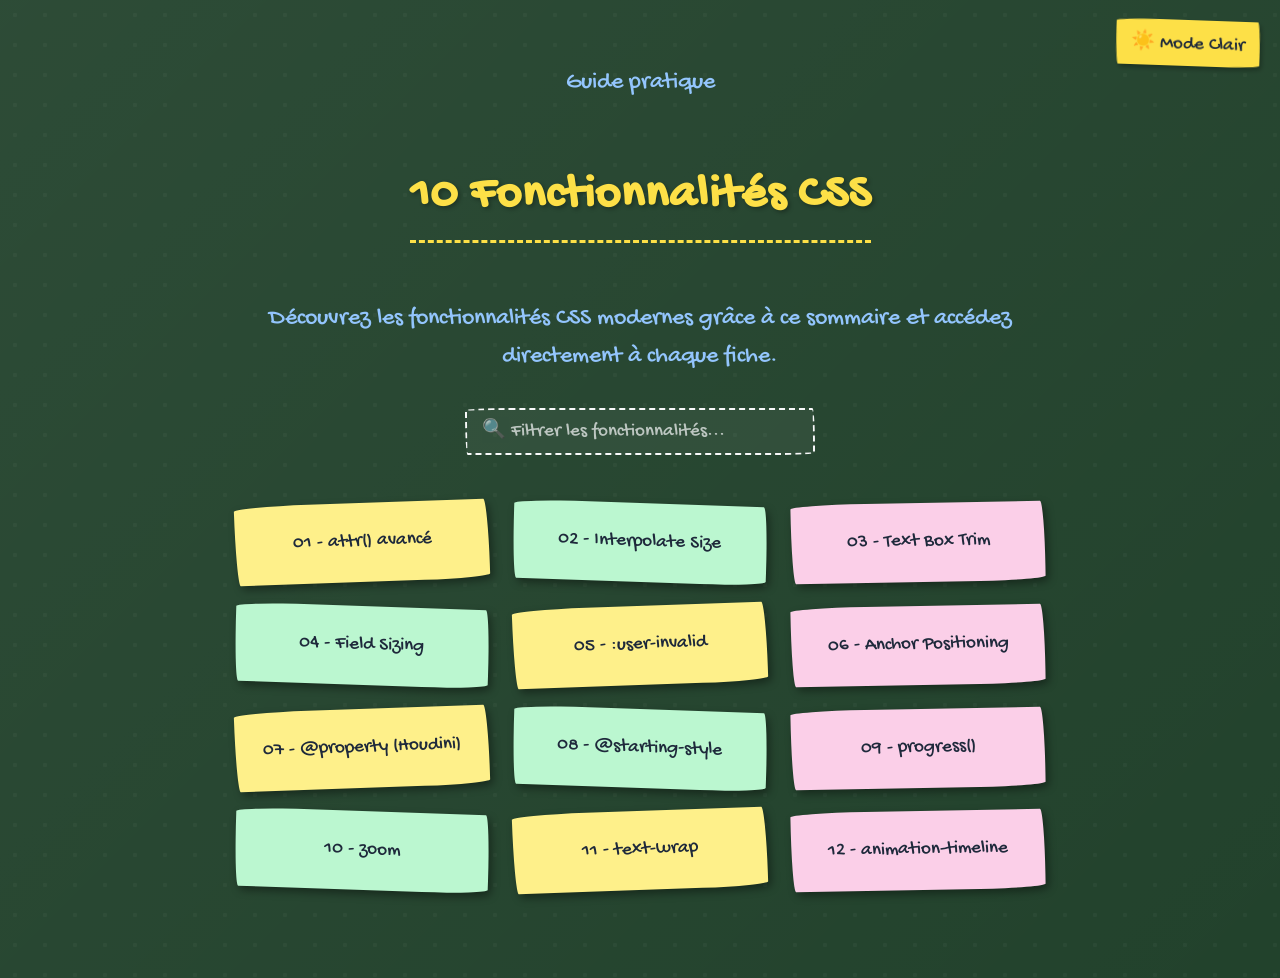
<file: index.html>
<!doctype html>
<html lang="fr">
  <head>
    <meta charset="UTF-8" />
    <meta name="viewport" content="width=device-width, initial-scale=1.0" />
    <title>10 Fonctionnalités CSS</title>
    <link rel="stylesheet" href="style.css" />
  </head>
  <body>
    <button id="theme-toggle" class="theme-toggle-btn">☀️ Mode Clair</button>
    <header>
      <p>Guide pratique</p>
      <h1>10 Fonctionnalités CSS</h1>
      <p>
        Découvrez les fonctionnalités CSS modernes grâce à ce sommaire et
        accédez directement à chaque fiche.
      </p>
      
      <div class="search-container">
        <input 
          type="search" 
          id="search-input" 
          class="search-input"
          placeholder="🔍 Filtrer les fonctionnalités..." 
        />
      </div>

      <nav aria-label="Sommaire des fonctionnalités CSS">
        <ul>
          <li><a href="./attr.html">01 - attr() avancé</a></li>
          <li><a href="./interpolate-size.html">02 - Interpolate Size</a></li>
          <li><a href="./text-box-trim.html">03 - Text Box Trim</a></li>
          <li><a href="./field-sizing.html">04 - Field Sizing</a></li>
          <li><a href="./user-invalid.html">05 - :user-invalid</a></li>
          <li><a href="./anchor-positioning.html">06 - Anchor Positioning</a></li>
          <li><a href="./property-houdini.html">07 - @property (Houdini)</a></li>
          <li><a href="./starting-style.html">08 - @starting-style</a></li>
          <li><a href="./progress-function.html">09 - progress()</a></li>
          <li><a href="./zoom.html">10 - zoom</a></li>
          <li><a href="./text-wrap.html">11 - text-wrap</a></li>
          <li><a href="./scroll-animations.html">12 - animation-timeline</a></li>
        </ul>
      </nav>
    </header>
    
    <script src="script.js"></script>
  </body>
</html>
</file>
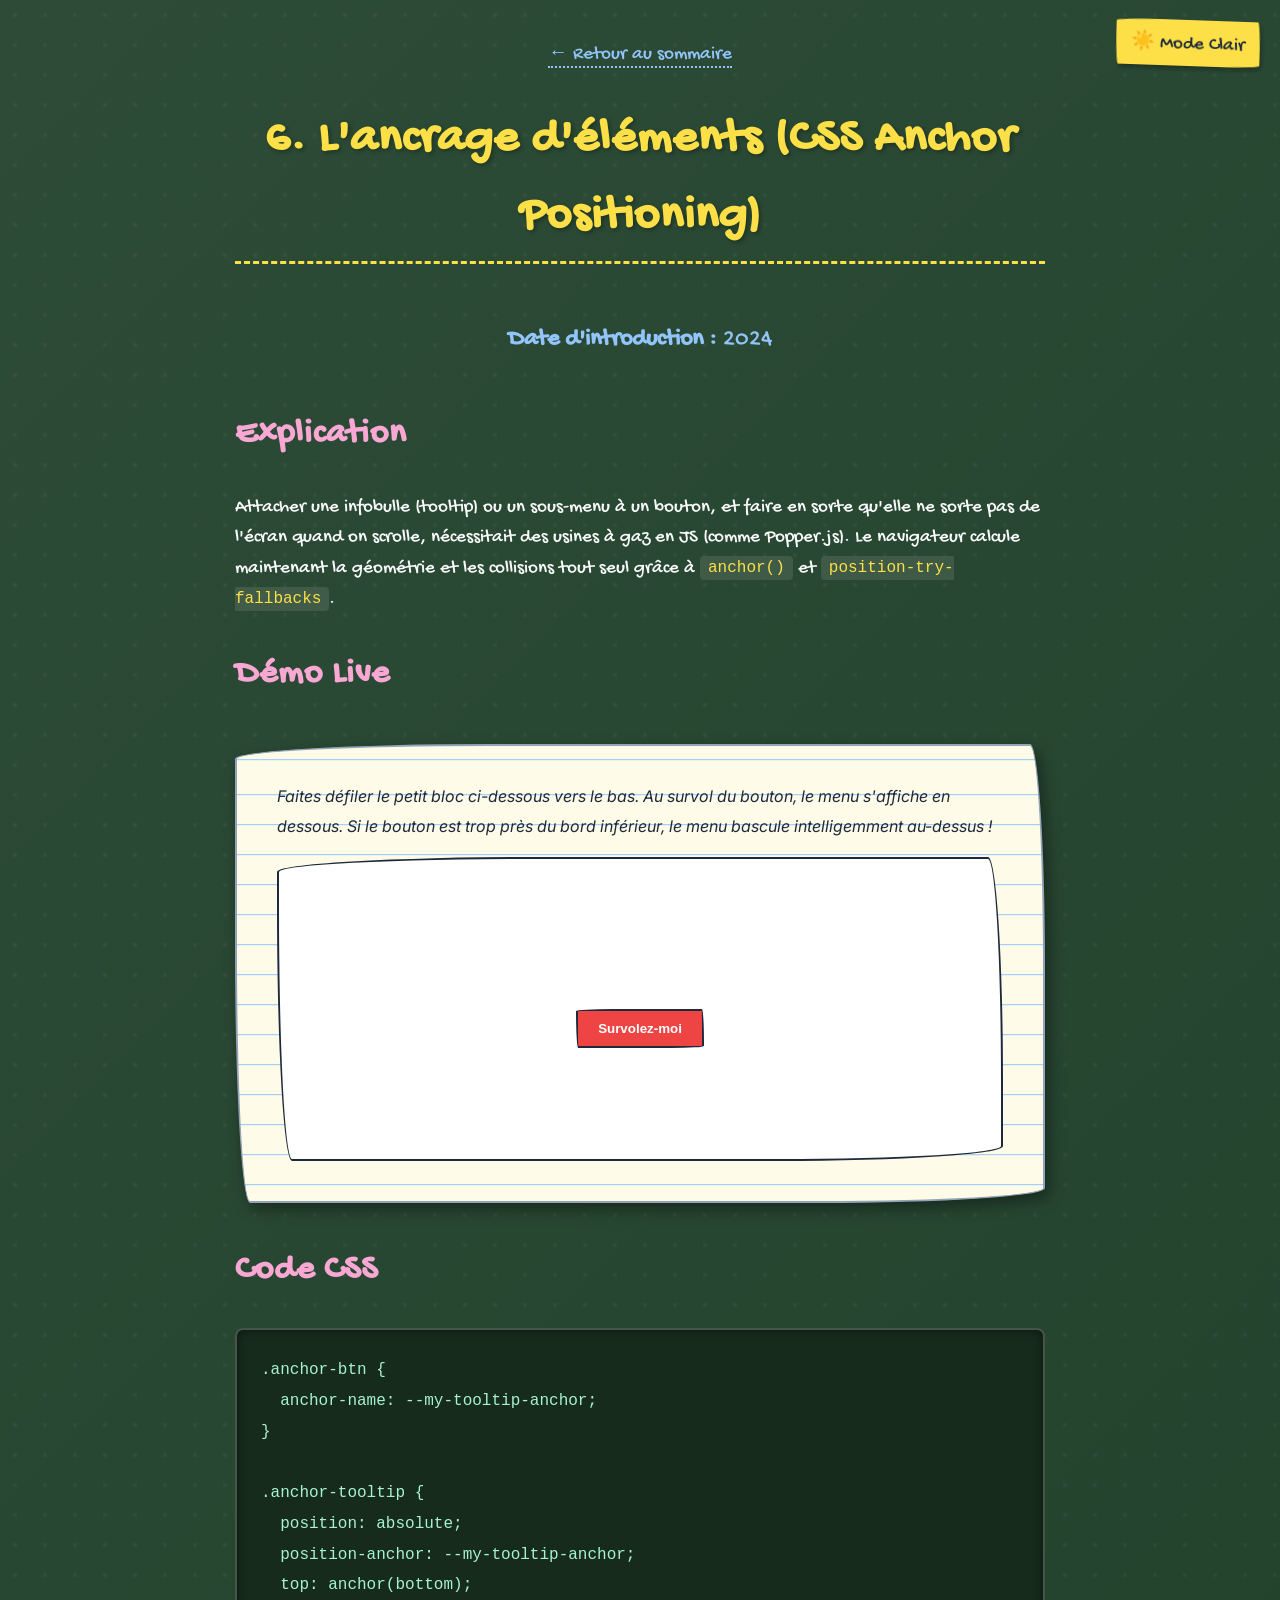
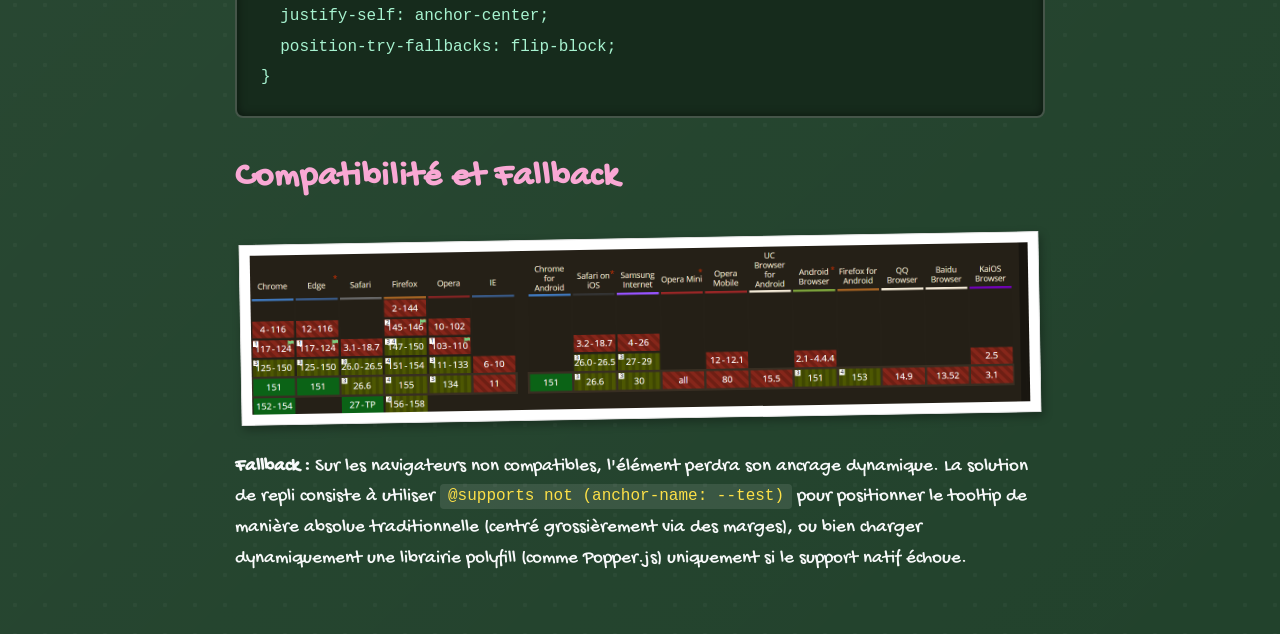
<file: anchor-positioning.html>
<!doctype html>
<html lang="fr">
  <head>
    <meta charset="UTF-8" />
    <meta name="viewport" content="width=device-width, initial-scale=1.0" />
    <title>Anchor Positioning - CSS Cheat Sheet</title>
    <link rel="stylesheet" href="style.css" />
  </head>
  <body>
    <button id="theme-toggle" class="theme-toggle-btn">☀️ Mode Clair</button>
    <header>
      <a href="index.html">← Retour au sommaire</a>
      <h1>6. L'ancrage d'éléments (CSS Anchor Positioning)</h1>
      <p><strong>Date d'introduction :</strong> 2024</p>
    </header>
    <main>
      <h2>Explication</h2>
      <p>
        Attacher une infobulle (tooltip) ou un sous-menu à un bouton, et faire
        en sorte qu'elle ne sorte pas de l'écran quand on scrolle, nécessitait
        des usines à gaz en JS (comme Popper.js). Le navigateur calcule
        maintenant la géométrie et les collisions tout seul grâce à
        <code>anchor()</code> et <code>position-try-fallbacks</code>.
      </p>
      <h2>Démo Live</h2>
      <div class="demo-container">
        <p>
          <em
            >Faites défiler le petit bloc ci-dessous vers le bas. Au survol du
            bouton, le menu s'affiche en dessous. Si le bouton est trop près du
            bord inférieur, le menu bascule intelligemment au-dessus !</em
          >
        </p>
        <div class="anchor-scroll-area">
          <button class="anchor-btn">Survolez-moi</button>
          <div class="anchor-tooltip">Menu volant ancré !</div>
        </div>
      </div>
      <h2>Code CSS</h2>
      <pre><code>.anchor-btn {
  anchor-name: --my-tooltip-anchor;
}

.anchor-tooltip {
  position: absolute;
  position-anchor: --my-tooltip-anchor;
  top: anchor(bottom);
  justify-self: anchor-center;
  position-try-fallbacks: flip-block;
}</code></pre>
      <h2>Compatibilité et Fallback</h2>
      <img
        class="compatibility-icon"
        src="./Compatibility/anchor-positioning.png"
        alt="Compatibilité CSS Anchor Positioning"
      />
      <p>
        <strong>Fallback :</strong> Sur les navigateurs non compatibles,
        l'élément perdra son ancrage dynamique. La solution de repli consiste à
        utiliser <code>@supports not (anchor-name: --test)</code> pour
        positionner le tooltip de manière absolue traditionnelle (centré
        grossièrement via des marges), ou bien charger dynamiquement une
        librairie polyfill (comme Popper.js) uniquement si le support natif
        échoue.
      </p>
    </main>
    <script src="script.js"></script>
  </body>
</html>
</file>
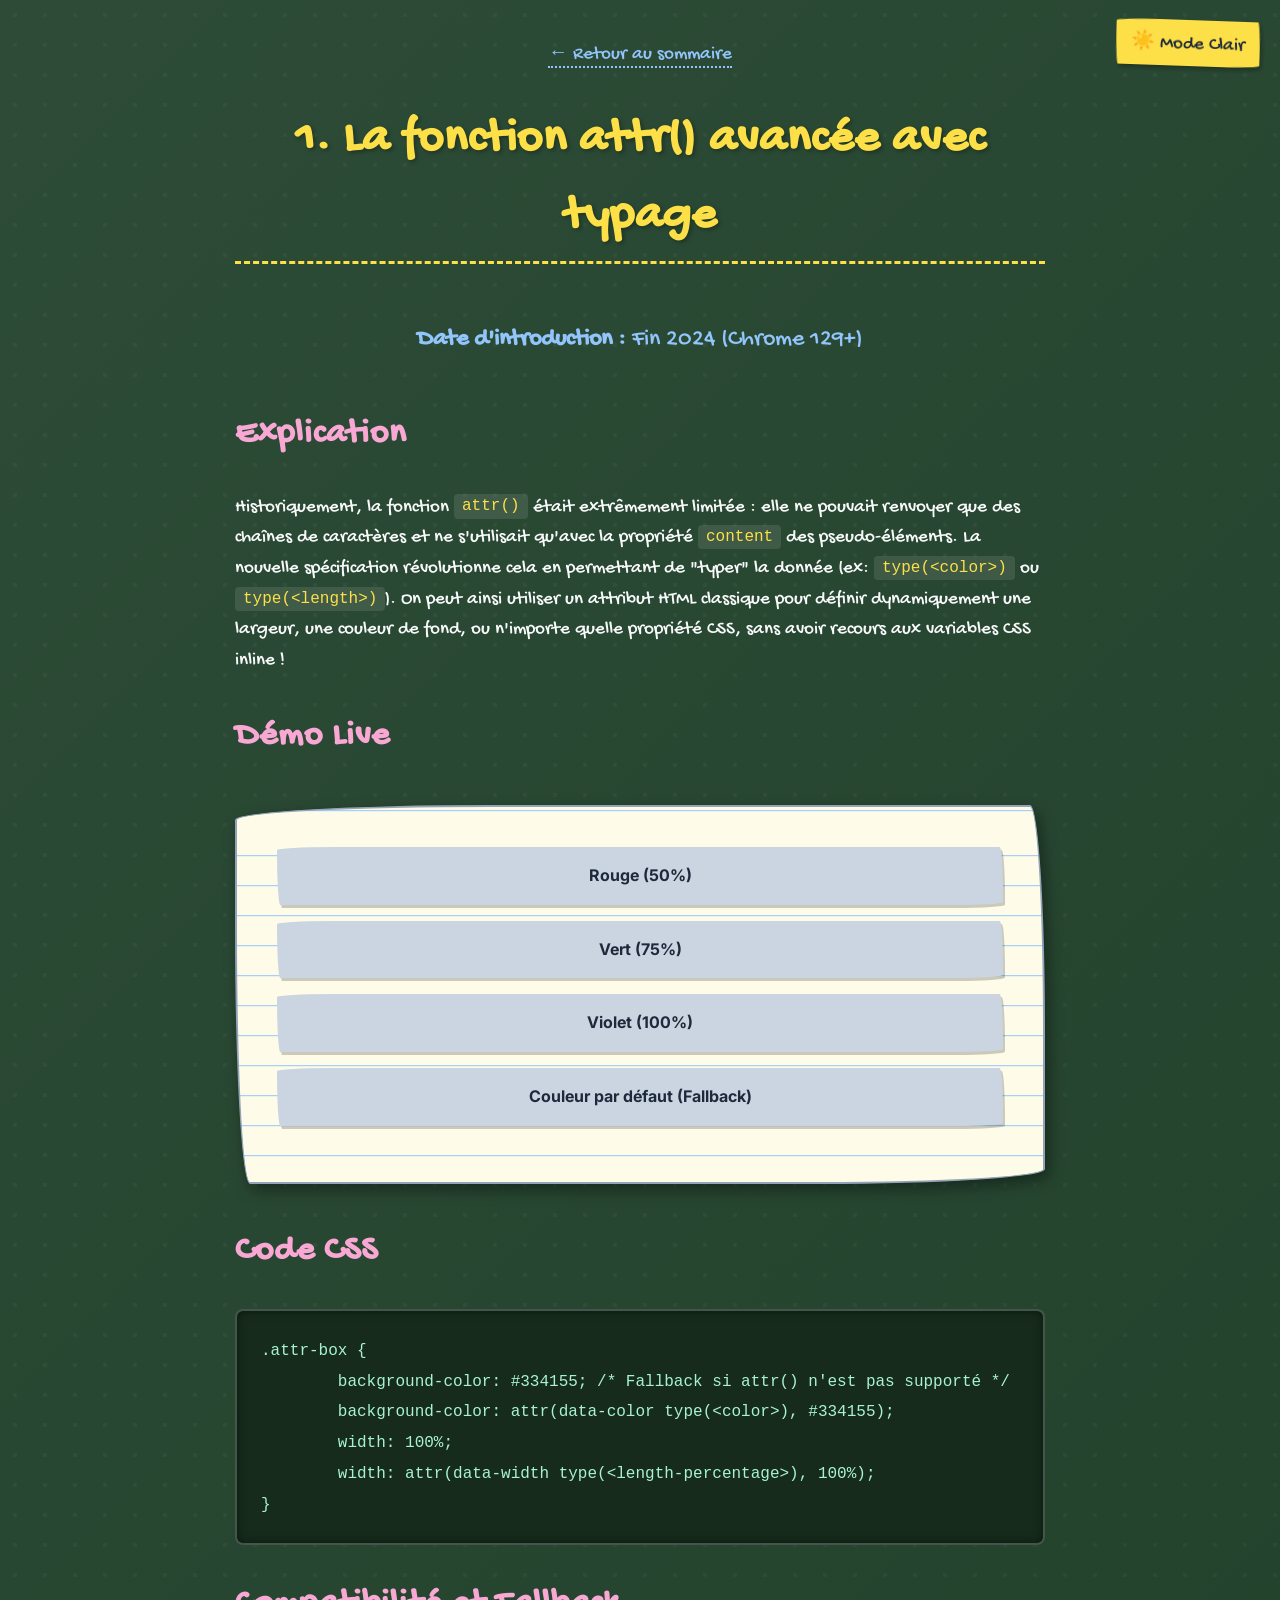
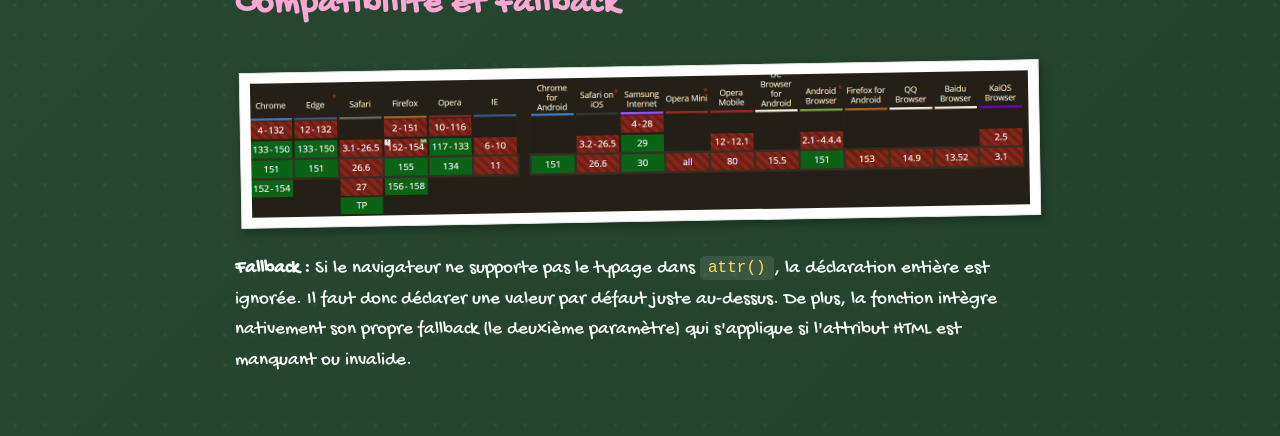
<file: attr.html>
<!doctype html>
<html lang="fr">
  <head>
    <meta charset="UTF-8" />
    <meta name="viewport" content="width=device-width, initial-scale=1.0" />
    <title>attr() avancé - CSS Cheat Sheet</title>
    <link rel="stylesheet" href="style.css" />
  </head>
  <body>
    <button id="theme-toggle" class="theme-toggle-btn">☀️ Mode Clair</button>
    <header>
      <a href="index.html">← Retour au sommaire</a>
      <h1>1. La fonction attr() avancée avec typage</h1>
      <p><strong>Date d'introduction :</strong> Fin 2024 (Chrome 129+)</p>
    </header>
    <main>
      <h2>Explication</h2>
      <p>
        Historiquement, la fonction <code>attr()</code> était extrêmement
        limitée : elle ne pouvait renvoyer que des chaînes de caractères et ne
        s'utilisait qu'avec la propriété <code>content</code> des
        pseudo-éléments. La nouvelle spécification révolutionne cela en
        permettant de "typer" la donnée (ex:
        <code>type(&lt;color&gt;)</code> ou <code>type(&lt;length&gt;)</code>).
        On peut ainsi utiliser un attribut HTML classique pour définir
        dynamiquement une largeur, une couleur de fond, ou n'importe quelle
        propriété CSS, sans avoir recours aux variables CSS inline !
      </p>
      <h2>Démo Live</h2>
      <div class="demo-container">
        <div class="attr-box" data-color="#ef4444" data-width="50%">
          Rouge (50%)
        </div>
        <div class="attr-box" data-color="#22c55e" data-width="75%">
          Vert (75%)
        </div>
        <div class="attr-box" data-color="#a855f7" data-width="100%">
          Violet (100%)
        </div>
        <div class="attr-box">Couleur par défaut (Fallback)</div>
      </div>
      <h2>Code CSS</h2>
      <pre><code>.attr-box {
        background-color: #334155; /* Fallback si attr() n'est pas supporté */
        background-color: attr(data-color type(&lt;color&gt;), #334155);
        width: 100%;
        width: attr(data-width type(&lt;length-percentage&gt;), 100%);
}</code></pre>
      <h2>Compatibilité et Fallback</h2>
      <img
        class="compatibility-icon"
        src="./Compatibility/attr.png"
        alt="Compatibilité CSS attr() avancé"
      />
      <p>
        <strong>Fallback :</strong> Si le navigateur ne supporte pas le typage
        dans <code>attr()</code>, la déclaration entière est ignorée. Il faut
        donc déclarer une valeur par défaut juste au-dessus. De plus, la
        fonction intègre nativement son propre fallback (le deuxième paramètre)
        qui s'applique si l'attribut HTML est manquant ou invalide.
      </p>
    </main>
    <script src="script.js"></script>
  </body>
</html>
</file>
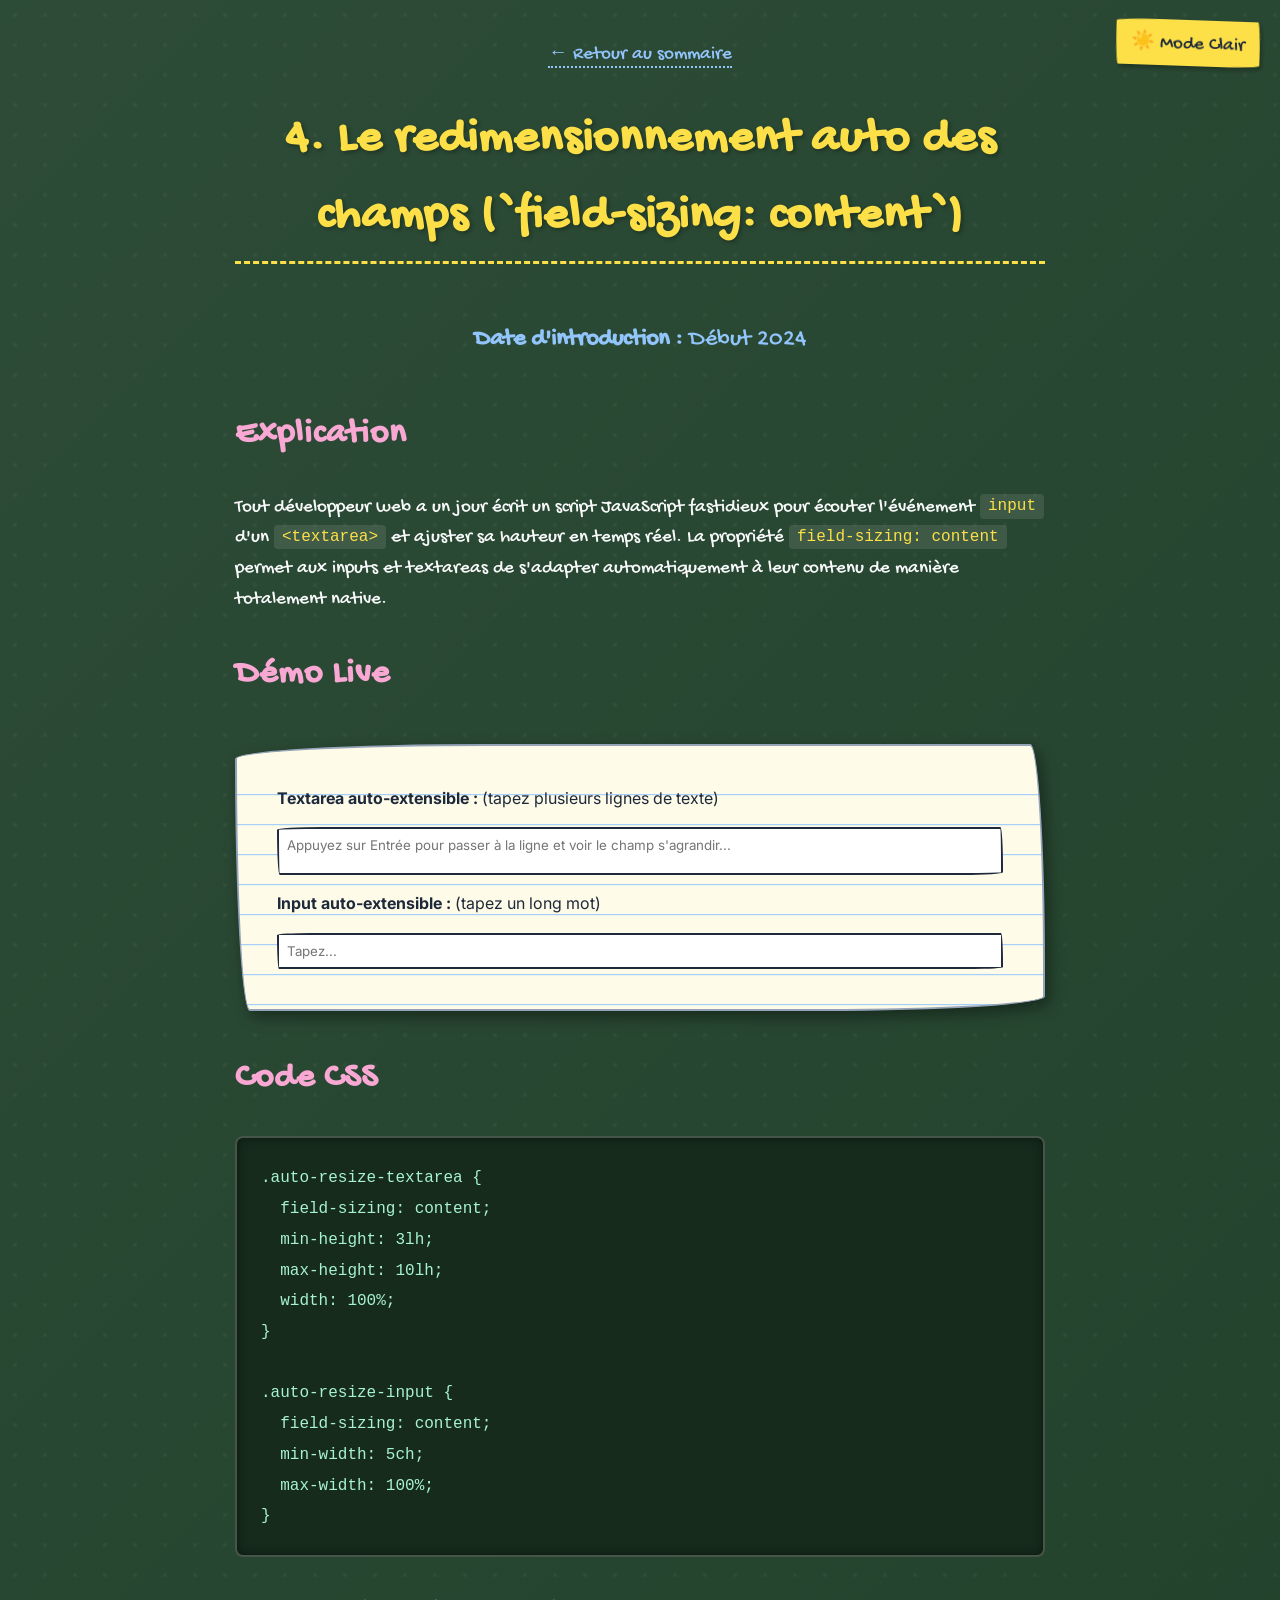
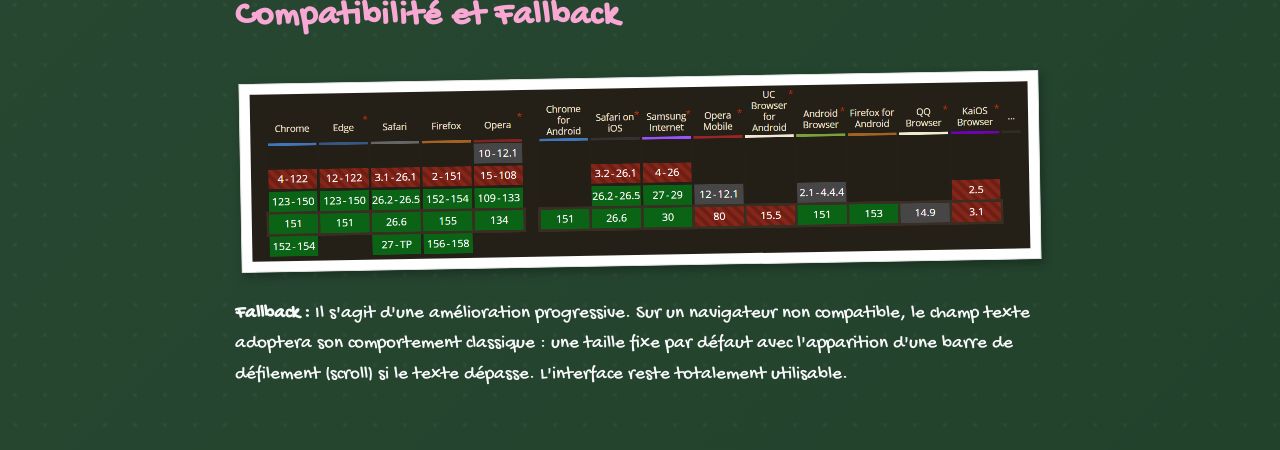
<file: field-sizing.html>
<!doctype html>
<html lang="fr">
  <head>
    <meta charset="UTF-8" />
    <meta name="viewport" content="width=device-width, initial-scale=1.0" />
    <title>Field Sizing - CSS Cheat Sheet</title>
    <link rel="stylesheet" href="style.css" />
  </head>
  <body>
    <button id="theme-toggle" class="theme-toggle-btn">☀️ Mode Clair</button>
    <header>
      <a href="index.html">← Retour au sommaire</a>
      <h1>4. Le redimensionnement auto des champs (`field-sizing: content`)</h1>
      <p><strong>Date d'introduction :</strong> Début 2024</p>
    </header>
    <main>
      <h2>Explication</h2>
      <p>
        Tout développeur web a un jour écrit un script JavaScript fastidieux
        pour écouter l'événement <code>input</code> d'un
        <code>&lt;textarea&gt;</code> et ajuster sa hauteur en temps réel. La
        propriété <code>field-sizing: content</code> permet aux inputs et
        textareas de s'adapter automatiquement à leur contenu de manière
        totalement native.
      </p>
      <h2>Démo Live</h2>
      <div class="demo-container field-sizing-demo">
        <label for="demo-textarea"
          ><strong>Textarea auto-extensible :</strong> (tapez plusieurs lignes
          de texte)</label
        >
        <textarea
          id="demo-textarea"
          class="auto-resize-textarea"
          placeholder="Appuyez sur Entrée pour passer à la ligne et voir le champ s'agrandir..."
        ></textarea>

        <label for="demo-input"
          ><strong>Input auto-extensible :</strong> (tapez un long mot)</label
        >
        <input
          type="text"
          id="demo-input"
          class="auto-resize-input"
          placeholder="Tapez..."
        />
      </div>
      <h2>Code CSS</h2>
      <pre><code>.auto-resize-textarea {
  field-sizing: content;
  min-height: 3lh;
  max-height: 10lh;
  width: 100%;
}

.auto-resize-input {
  field-sizing: content;
  min-width: 5ch;
  max-width: 100%;
}</code></pre>
      <h2>Compatibilité et Fallback</h2>
      <img
        class="compatibility-icon"
        src="./Compatibility/field-sizing.png"
        alt="Compatibilité CSS Field Sizing"
      />
      <p>
        <strong>Fallback :</strong> Il s'agit d'une amélioration progressive.
        Sur un navigateur non compatible, le champ texte adoptera son
        comportement classique : une taille fixe par défaut avec l'apparition
        d'une barre de défilement (scroll) si le texte dépasse. L'interface
        reste totalement utilisable.
      </p>
    </main>
    <script src="script.js"></script>
  </body>
</html>
</file>
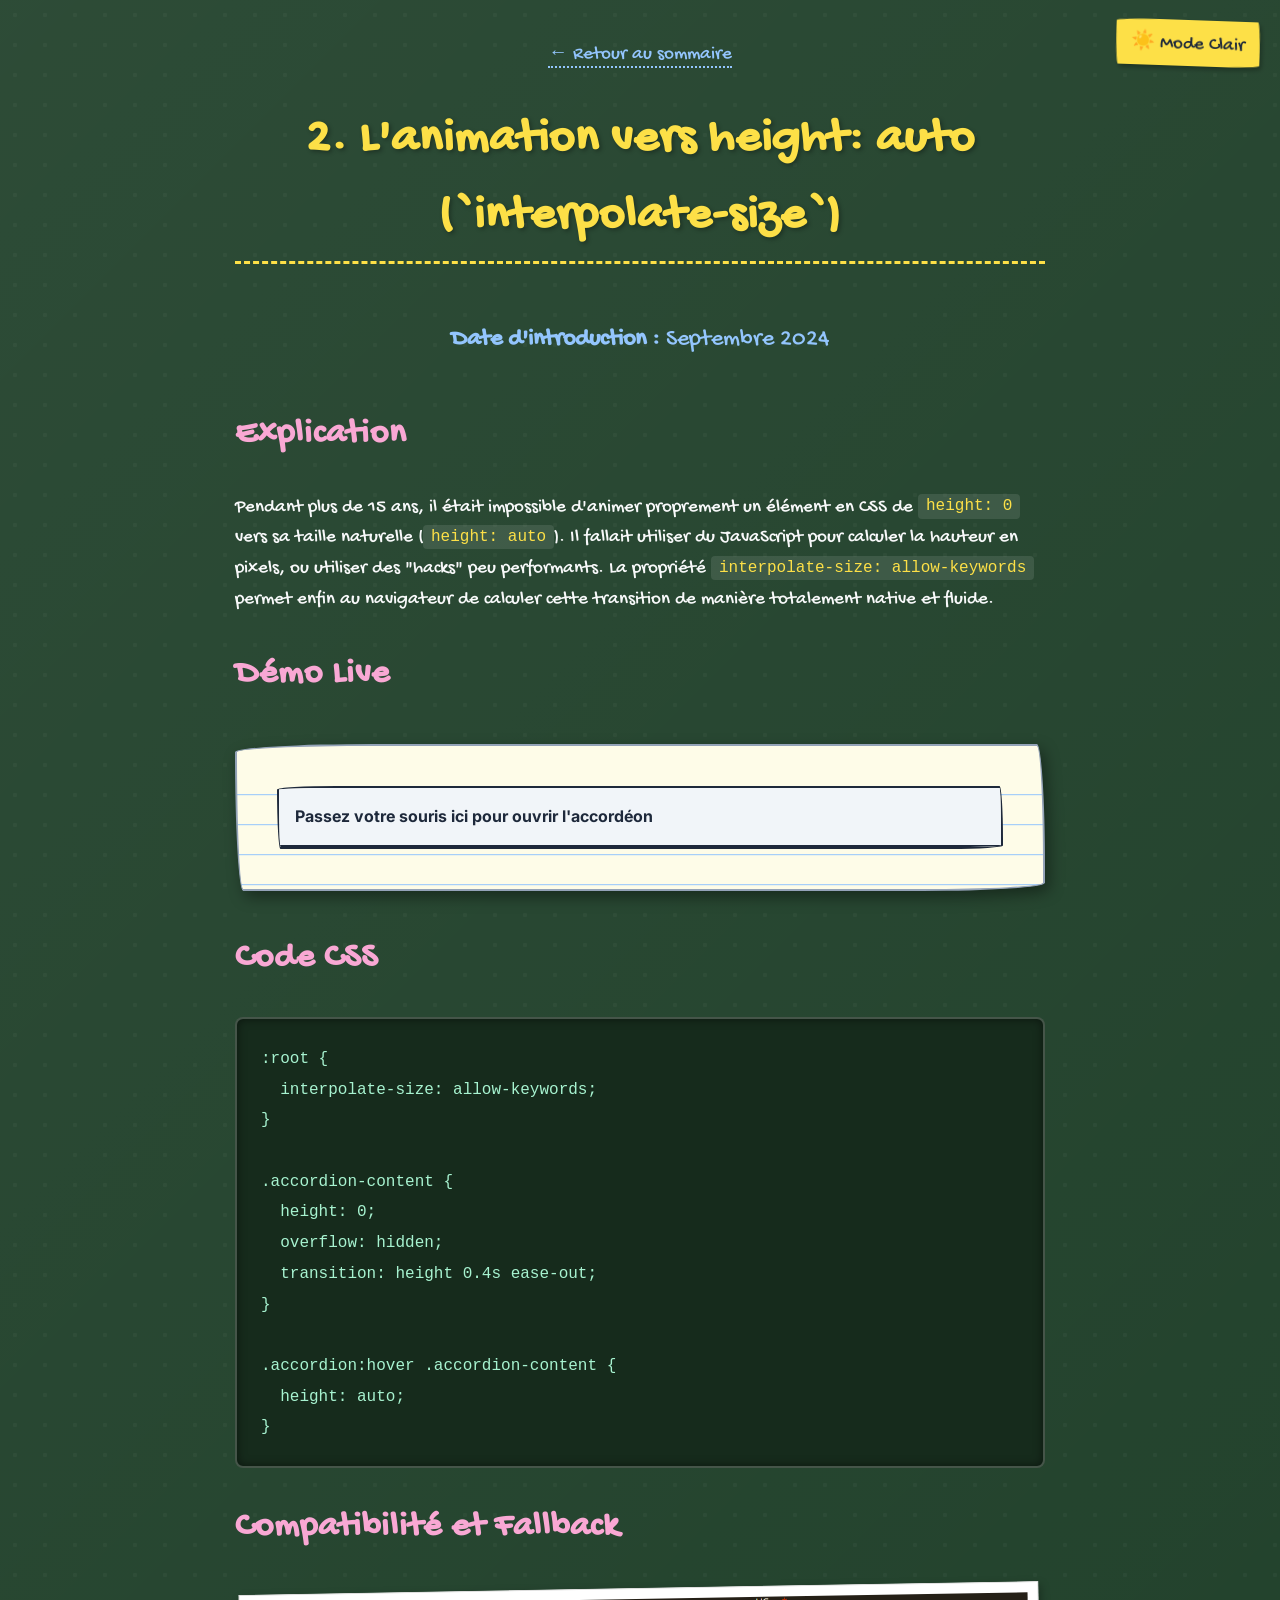
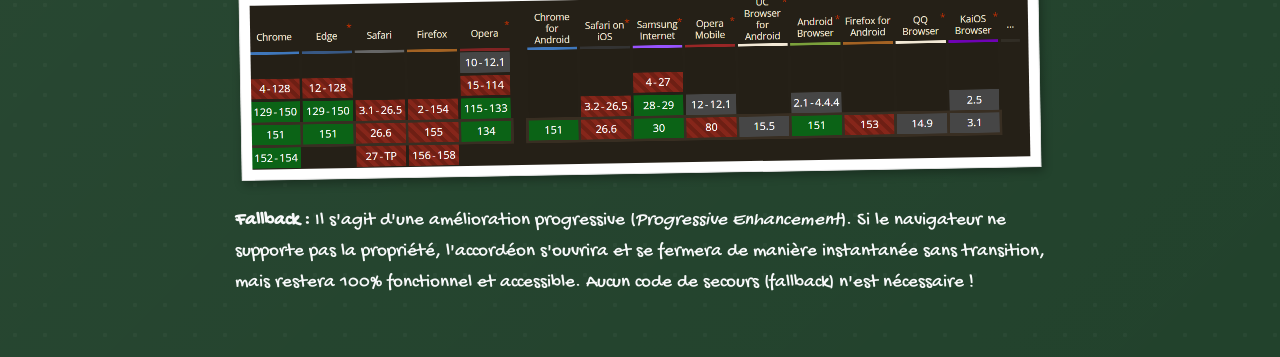
<file: interpolate-size.html>
<!doctype html>
<html lang="fr">
  <head>
    <meta charset="UTF-8" />
    <meta name="viewport" content="width=device-width, initial-scale=1.0" />
    <title>Animation vers Height Auto - CSS Cheat Sheet</title>
    <link rel="stylesheet" href="style.css" />
  </head>
  <body>
    <button id="theme-toggle" class="theme-toggle-btn">☀️ Mode Clair</button>
    <header>
      <a href="index.html">← Retour au sommaire</a>
      <h1>2. L'animation vers height: auto (`interpolate-size`)</h1>
      <p><strong>Date d'introduction :</strong> Septembre 2024</p>
    </header>
    <main>
      <h2>Explication</h2>
      <p>
        Pendant plus de 15 ans, il était impossible d'animer proprement un
        élément en CSS de <code>height: 0</code> vers sa taille naturelle (<code
          >height: auto</code
        >). Il fallait utiliser du JavaScript pour calculer la hauteur en
        pixels, ou utiliser des "hacks" peu performants. La propriété
        <code>interpolate-size: allow-keywords</code> permet enfin au navigateur
        de calculer cette transition de manière totalement native et fluide.
      </p>
      <h2>Démo Live</h2>
      <div class="demo-container">
        <div class="accordion">
          <div class="accordion-header">
            Passez votre souris ici pour ouvrir l'accordéon
          </div>
          <div class="accordion-content">
            <p>
              Regardez cette fluidité ! Aucun JavaScript n'a été maltraité
              durant cette animation. Le navigateur calcule lui-même la hauteur
              nécessaire pour afficher ce texte, et crée une transition douce
              depuis 0 jusqu'à la hauteur requise.
            </p>
          </div>
        </div>
      </div>
      <h2>Code CSS</h2>
      <pre><code>:root {
  interpolate-size: allow-keywords;
}

.accordion-content {
  height: 0;
  overflow: hidden;
  transition: height 0.4s ease-out;
}

.accordion:hover .accordion-content {
  height: auto; 
}</code></pre>
      <h2>Compatibilité et Fallback</h2>
      <img
        class="compatibility-icon"
        src="./Compatibility/interpolate-size.png"
        alt="Compatibilité CSS Interpolate Size"
      />
      <p>
        <strong>Fallback :</strong> Il s'agit d'une amélioration progressive
        (<em>Progressive Enhancement</em>). Si le navigateur ne supporte pas la
        propriété, l'accordéon s'ouvrira et se fermera de manière instantanée
        sans transition, mais restera 100% fonctionnel et accessible. Aucun code
        de secours (fallback) n'est nécessaire !
      </p>
    </main>
    <script src="script.js"></script>
  </body>
</html>
</file>
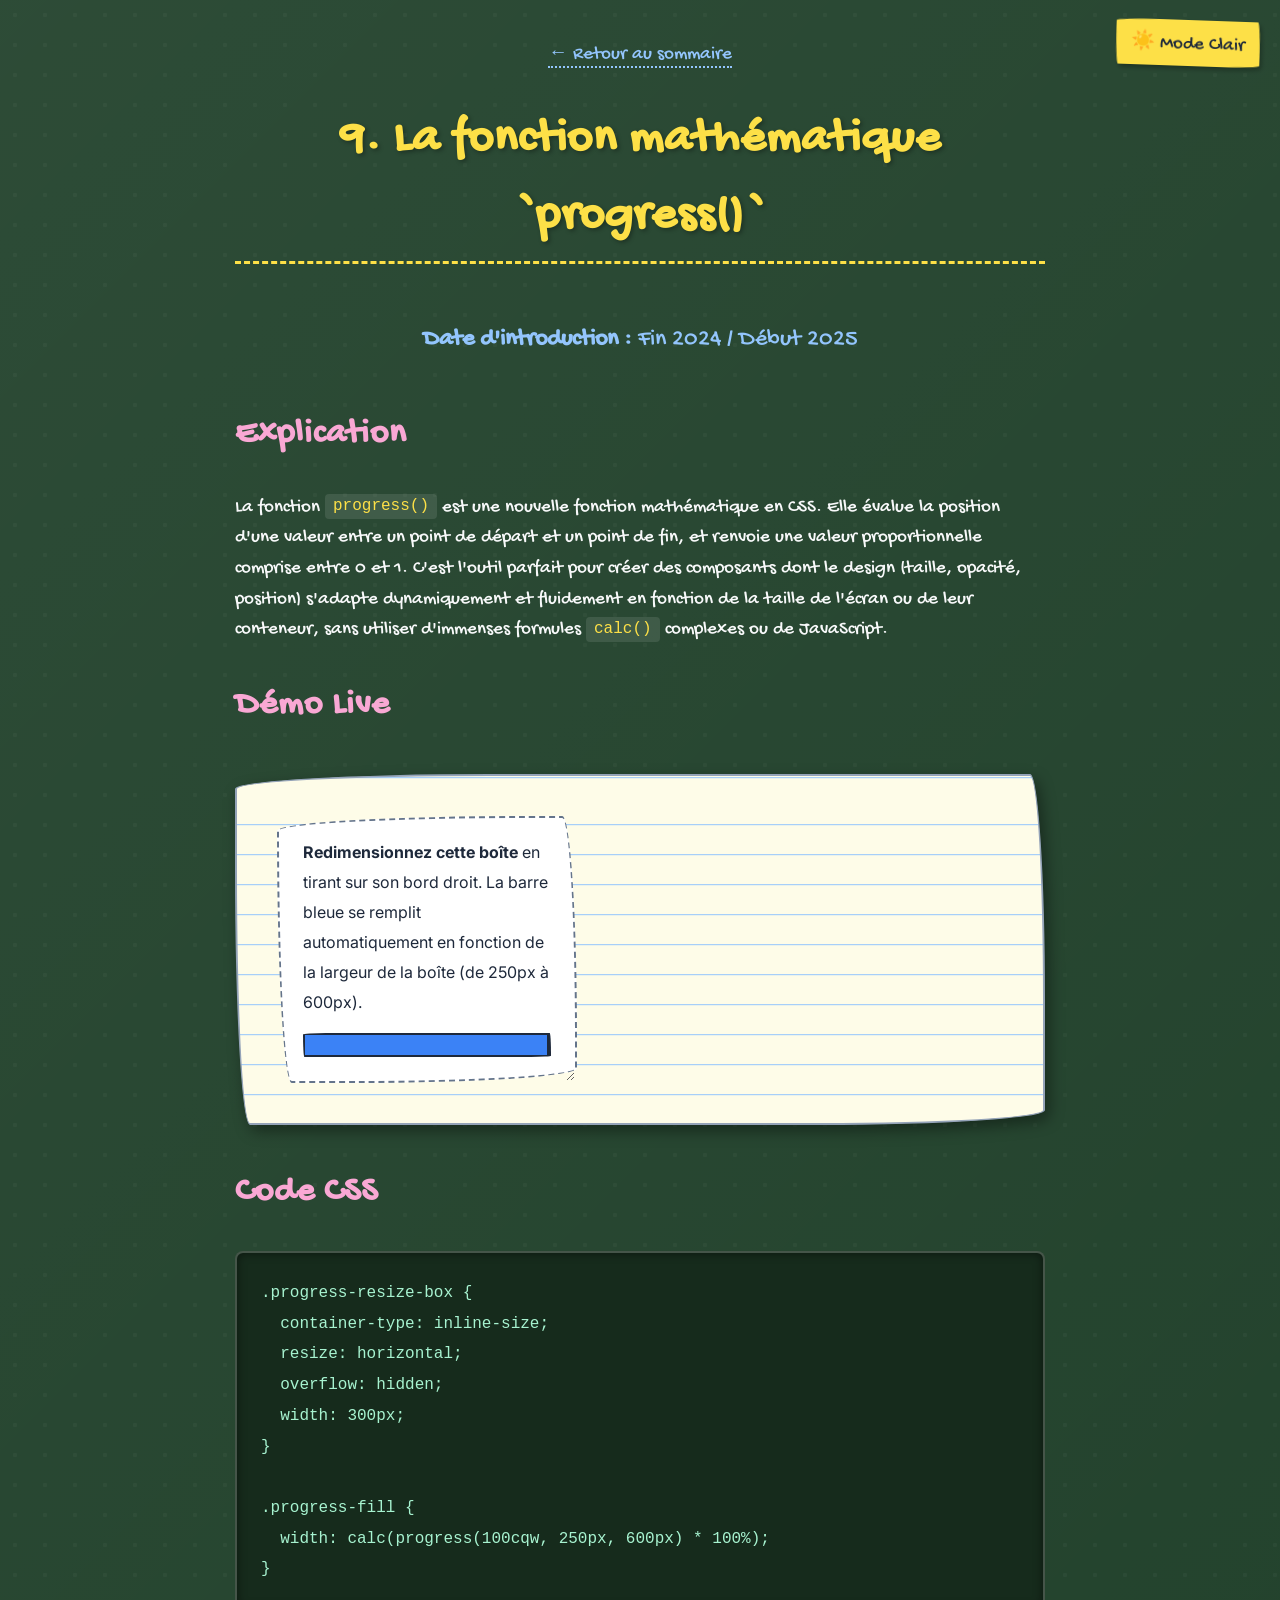
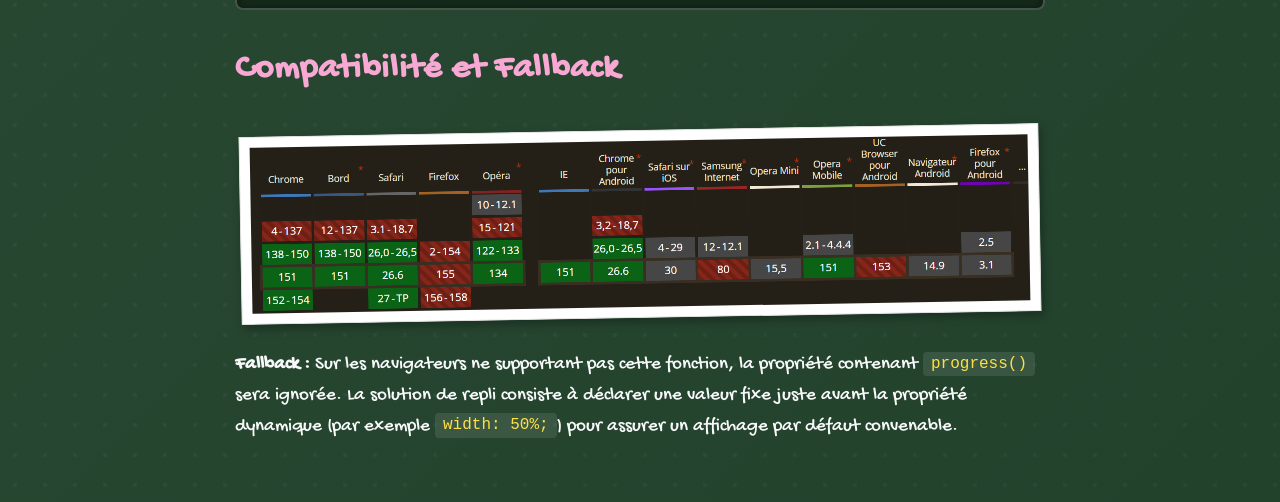
<file: progress-function.html>
<!doctype html>
<html lang="fr">
  <head>
    <meta charset="UTF-8" />
    <meta name="viewport" content="width=device-width, initial-scale=1.0" />
    <title>progress() - CSS Cheat Sheet</title>
    <link rel="stylesheet" href="style.css" />
  </head>
  <body>
    <button id="theme-toggle" class="theme-toggle-btn">☀️ Mode Clair</button>
    <header>
      <a href="index.html">← Retour au sommaire</a>
      <h1>9. La fonction mathématique `progress()`</h1>
      <p><strong>Date d'introduction :</strong> Fin 2024 / Début 2025</p>
    </header>
    <main>
      <h2>Explication</h2>
      <p>
        La fonction <code>progress()</code> est une nouvelle fonction
        mathématique en CSS. Elle évalue la position d'une valeur entre un point
        de départ et un point de fin, et renvoie une valeur proportionnelle
        comprise entre 0 et 1. C'est l'outil parfait pour créer des composants
        dont le design (taille, opacité, position) s'adapte dynamiquement et
        fluidement en fonction de la taille de l'écran ou de leur conteneur,
        sans utiliser d'immenses formules <code>calc()</code> complexes ou de
        JavaScript.
      </p>
      <h2>Démo Live</h2>
      <div class="demo-container">
        <div class="progress-resize-box">
          <p>
            <strong>Redimensionnez cette boîte</strong> en tirant sur son bord
            droit. La barre bleue se remplit automatiquement en fonction de la
            largeur de la boîte (de 250px à 600px).
          </p>
          <div class="progress-track">
            <div class="progress-fill"></div>
          </div>
        </div>
      </div>
      <h2>Code CSS</h2>
      <pre><code>.progress-resize-box {
  container-type: inline-size;
  resize: horizontal;
  overflow: hidden;
  width: 300px;
}

.progress-fill {
  width: calc(progress(100cqw, 250px, 600px) * 100%);
}</code></pre>
      <h2>Compatibilité et Fallback</h2>
      <img
        class="compatibility-icon"
        src="./Compatibility/progress.png"
        alt="Compatibilité CSS progress function"
      />
      <p>
        <strong>Fallback :</strong> Sur les navigateurs ne supportant pas cette
        fonction, la propriété contenant <code>progress()</code> sera ignorée.
        La solution de repli consiste à déclarer une valeur fixe juste avant la
        propriété dynamique (par exemple <code>width: 50%;</code>) pour assurer
        un affichage par défaut convenable.
      </p>
    </main>
    <script src="script.js"></script>
  </body>
</html>
</file>
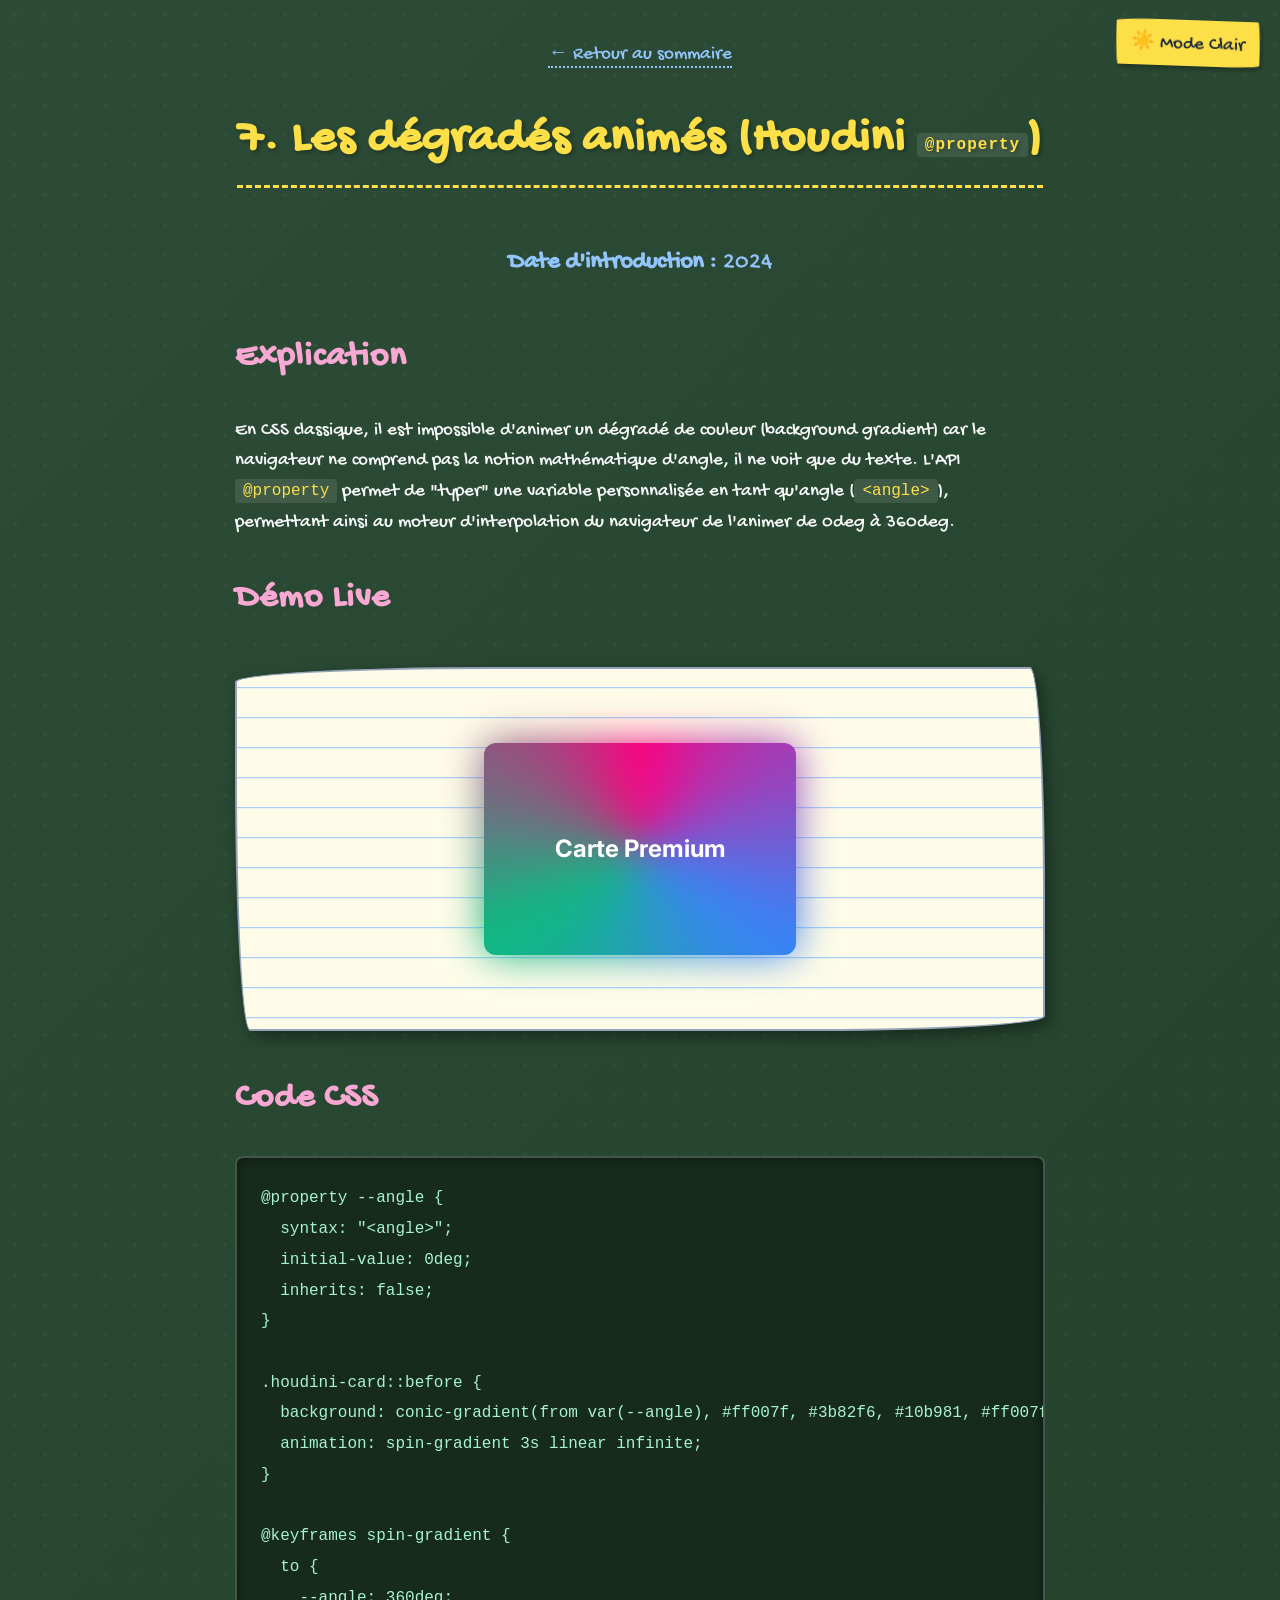
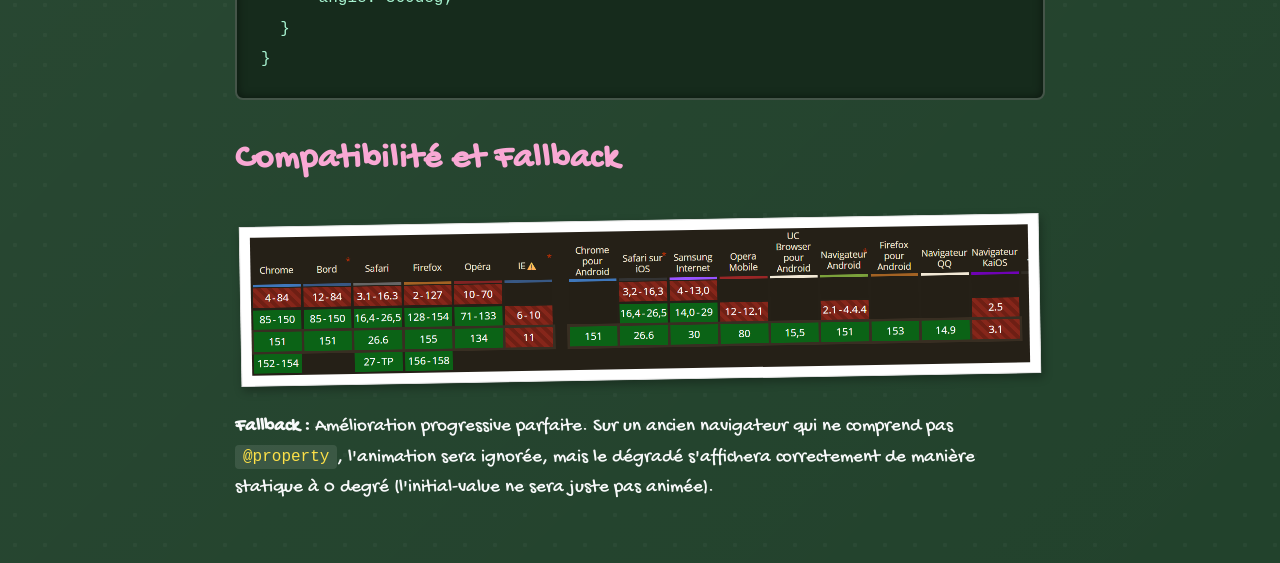
<file: property-houdini.html>
<!doctype html>
<html lang="fr">
  <head>
    <meta charset="UTF-8" />
    <meta name="viewport" content="width=device-width, initial-scale=1.0" />
    <title>Houdini @property - CSS Cheat Sheet</title>
    <link rel="stylesheet" href="style.css" />
  </head>
  <body>
    <button id="theme-toggle" class="theme-toggle-btn">☀️ Mode Clair</button>
    <header>
      <a href="index.html">← Retour au sommaire</a>
      <h1>7. Les dégradés animés (Houdini <code>@property</code>)</h1>
      <p><strong>Date d'introduction :</strong> 2024</p>
    </header>
    <main>
      <h2>Explication</h2>
      <p>
        En CSS classique, il est impossible d'animer un dégradé de couleur
        (background gradient) car le navigateur ne comprend pas la notion
        mathématique d'angle, il ne voit que du texte. L'API
        <code>@property</code> permet de "typer" une variable personnalisée en
        tant qu'angle (<code>&lt;angle&gt;</code>), permettant ainsi au moteur
        d'interpolation du navigateur de l'animer de 0deg à 360deg.
      </p>
      <h2>Démo Live</h2>
      <div class="demo-container">
        <div class="houdini-card">Carte Premium</div>
      </div>
      <h2>Code CSS</h2>
      <pre><code>@property --angle {
  syntax: "&lt;angle&gt;";
  initial-value: 0deg;
  inherits: false;
}

.houdini-card::before {
  background: conic-gradient(from var(--angle), #ff007f, #3b82f6, #10b981, #ff007f);
  animation: spin-gradient 3s linear infinite;
}

@keyframes spin-gradient {
  to {
    --angle: 360deg;
  }
}</code></pre>
      <h2>Compatibilité et Fallback</h2>
      <img
        class="compatibility-icon"
        src="./Compatibility/property-houdini.png"
        alt="Compatibilité CSS Houdini Property"
      />
      <p>
        <strong>Fallback :</strong> Amélioration progressive parfaite. Sur un
        ancien navigateur qui ne comprend pas <code>@property</code>,
        l'animation sera ignorée, mais le dégradé s'affichera correctement de
        manière statique à 0 degré (l'initial-value ne sera juste pas animée).
      </p>
    </main>
    <script src="script.js"></script>
  </body>
</html>
</file>
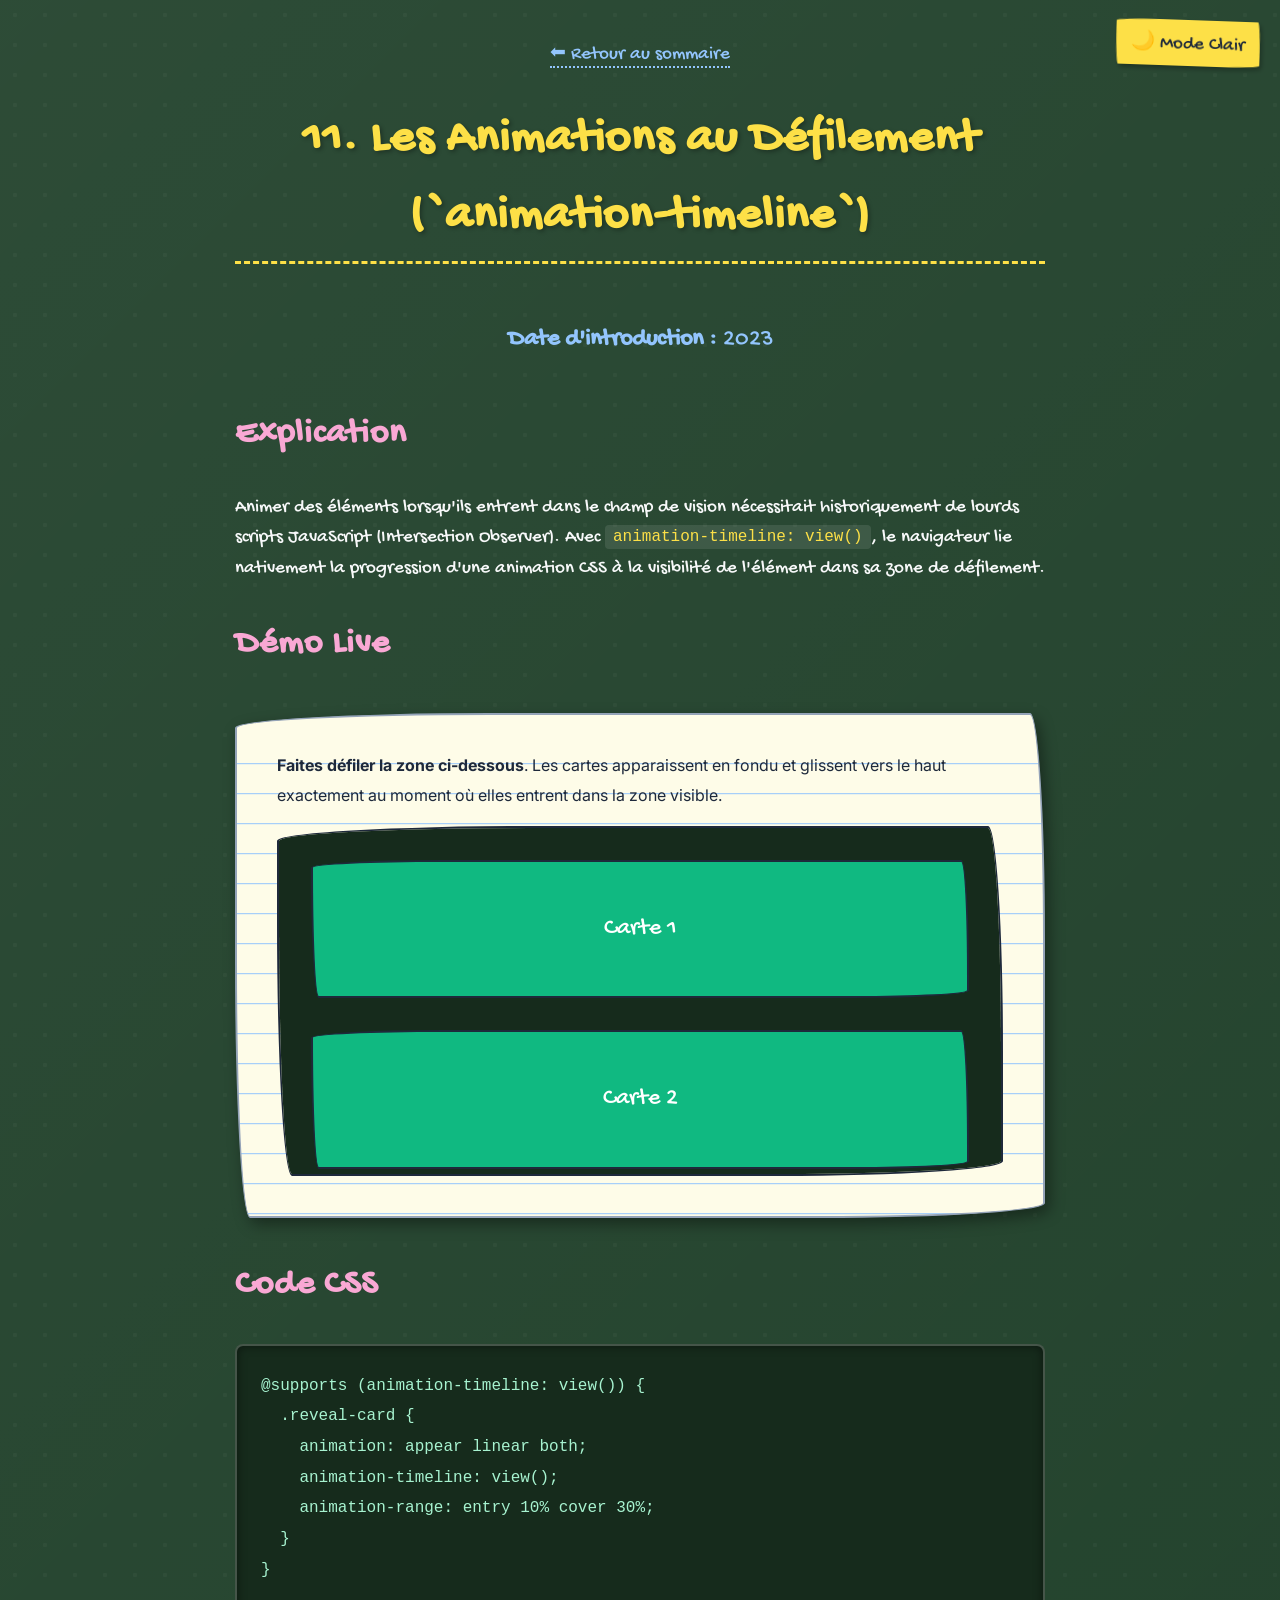
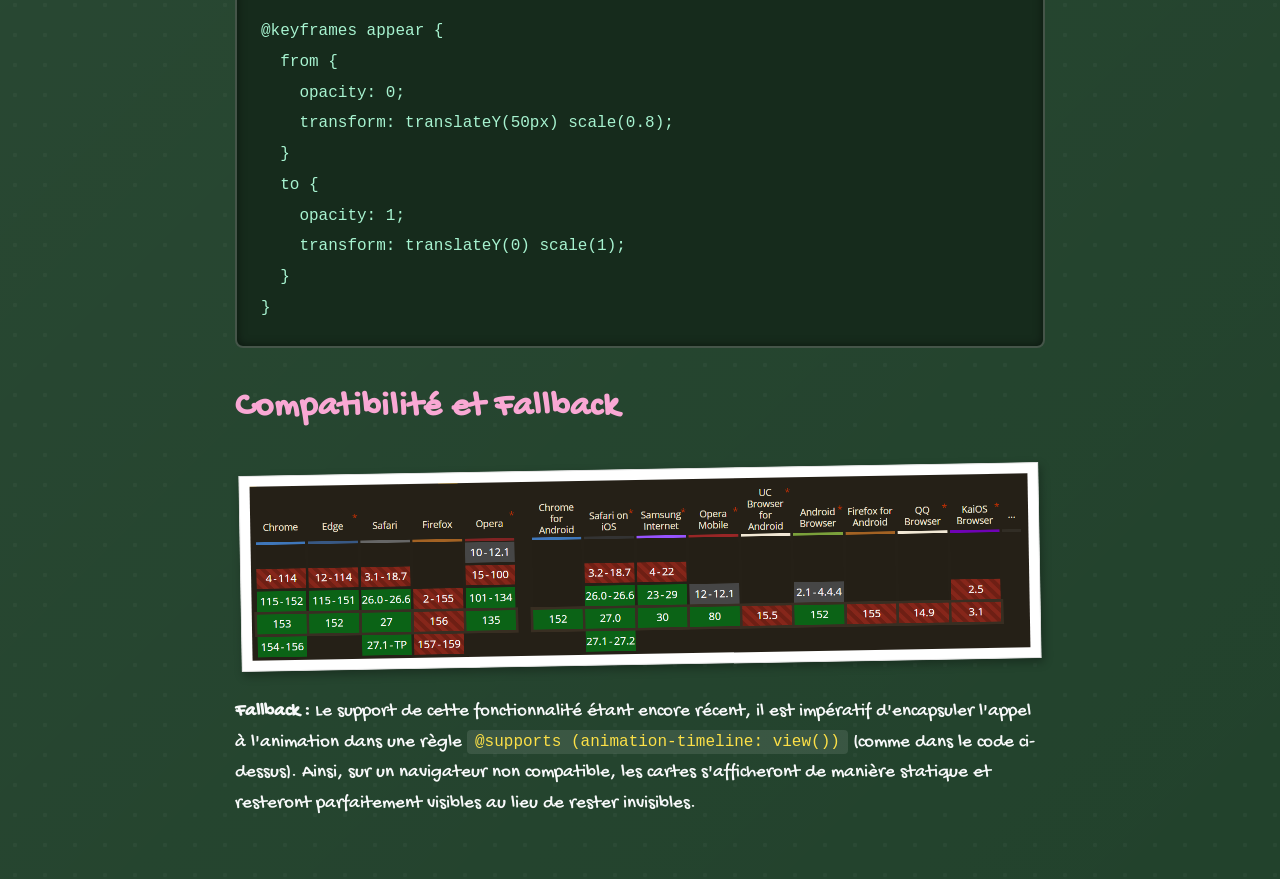
<file: scroll-animations.html>
<!doctype html>
<html lang="fr">
  <head>
    <meta charset="UTF-8" />
    <meta name="viewport" content="width=device-width, initial-scale=1.0" />
    <title>Scroll Animations - CSS Cheat Sheet</title>
    <link rel="stylesheet" href="style.css" />
  </head>
  <body>
    <button id="theme-toggle" class="theme-toggle-btn">🌙 Mode Clair</button>
    <header>
      <a href="index.html">⬅ Retour au sommaire</a>
      <h1>11. Les Animations au Défilement (`animation-timeline`)</h1>
      <p><strong>Date d'introduction :</strong> 2023</p>
    </header>
    <main>
      <h2>Explication</h2>
      <p>
        Animer des éléments lorsqu'ils entrent dans le champ de vision nécessitait historiquement de lourds scripts JavaScript (Intersection Observer). Avec <code>animation-timeline: view()</code>, le navigateur lie nativement la progression d'une animation CSS à la visibilité de l'élément dans sa zone de défilement.
      </p>
      <h2>Démo Live</h2>
      <div class="demo-container">
        <p>
          <strong>Faites défiler la zone ci-dessous</strong>. Les cartes apparaissent en fondu et glissent vers le haut exactement au moment où elles entrent dans la zone visible.
        </p>
        <div class="scroll-reveal-area">
          <div class="reveal-card">Carte 1</div>
          <div class="reveal-card">Carte 2</div>
          <div class="reveal-card">Carte 3</div>
          <div class="reveal-card">Carte 4</div>
          <div class="reveal-card">Carte 5</div>
          <div class="reveal-card">Carte 6</div>
          <div class="reveal-card">Carte 7</div>
          <div class="reveal-card">Carte 8</div>
          <div class="reveal-card">Carte 9</div>
          <div class="reveal-card">Carte 10</div>
        </div>
      </div>
      <h2>Code CSS</h2>
      <pre><code>@supports (animation-timeline: view()) {
  .reveal-card {
    animation: appear linear both;
    animation-timeline: view();
    animation-range: entry 10% cover 30%;
  }
}

@keyframes appear {
  from {
    opacity: 0;
    transform: translateY(50px) scale(0.8);
  }
  to {
    opacity: 1;
    transform: translateY(0) scale(1);
  }
}</code></pre>
      <h2>Compatibilité et Fallback</h2>
      <img
        class="compatibility-icon"
        src="./Compatibility/animation-timeline.png"
        alt="Compatibilité CSS Animation Timeline"
      />
      <p>
        <strong>Fallback :</strong> Le support de cette fonctionnalité étant encore récent, il est impératif d'encapsuler l'appel à l'animation dans une règle <code>@supports (animation-timeline: view())</code> (comme dans le code ci-dessus). Ainsi, sur un navigateur non compatible, les cartes s'afficheront de manière statique et resteront parfaitement visibles au lieu de rester invisibles.
      </p>
    </main>
    <script src="script.js"></script>
  </body>
</html>
</file>
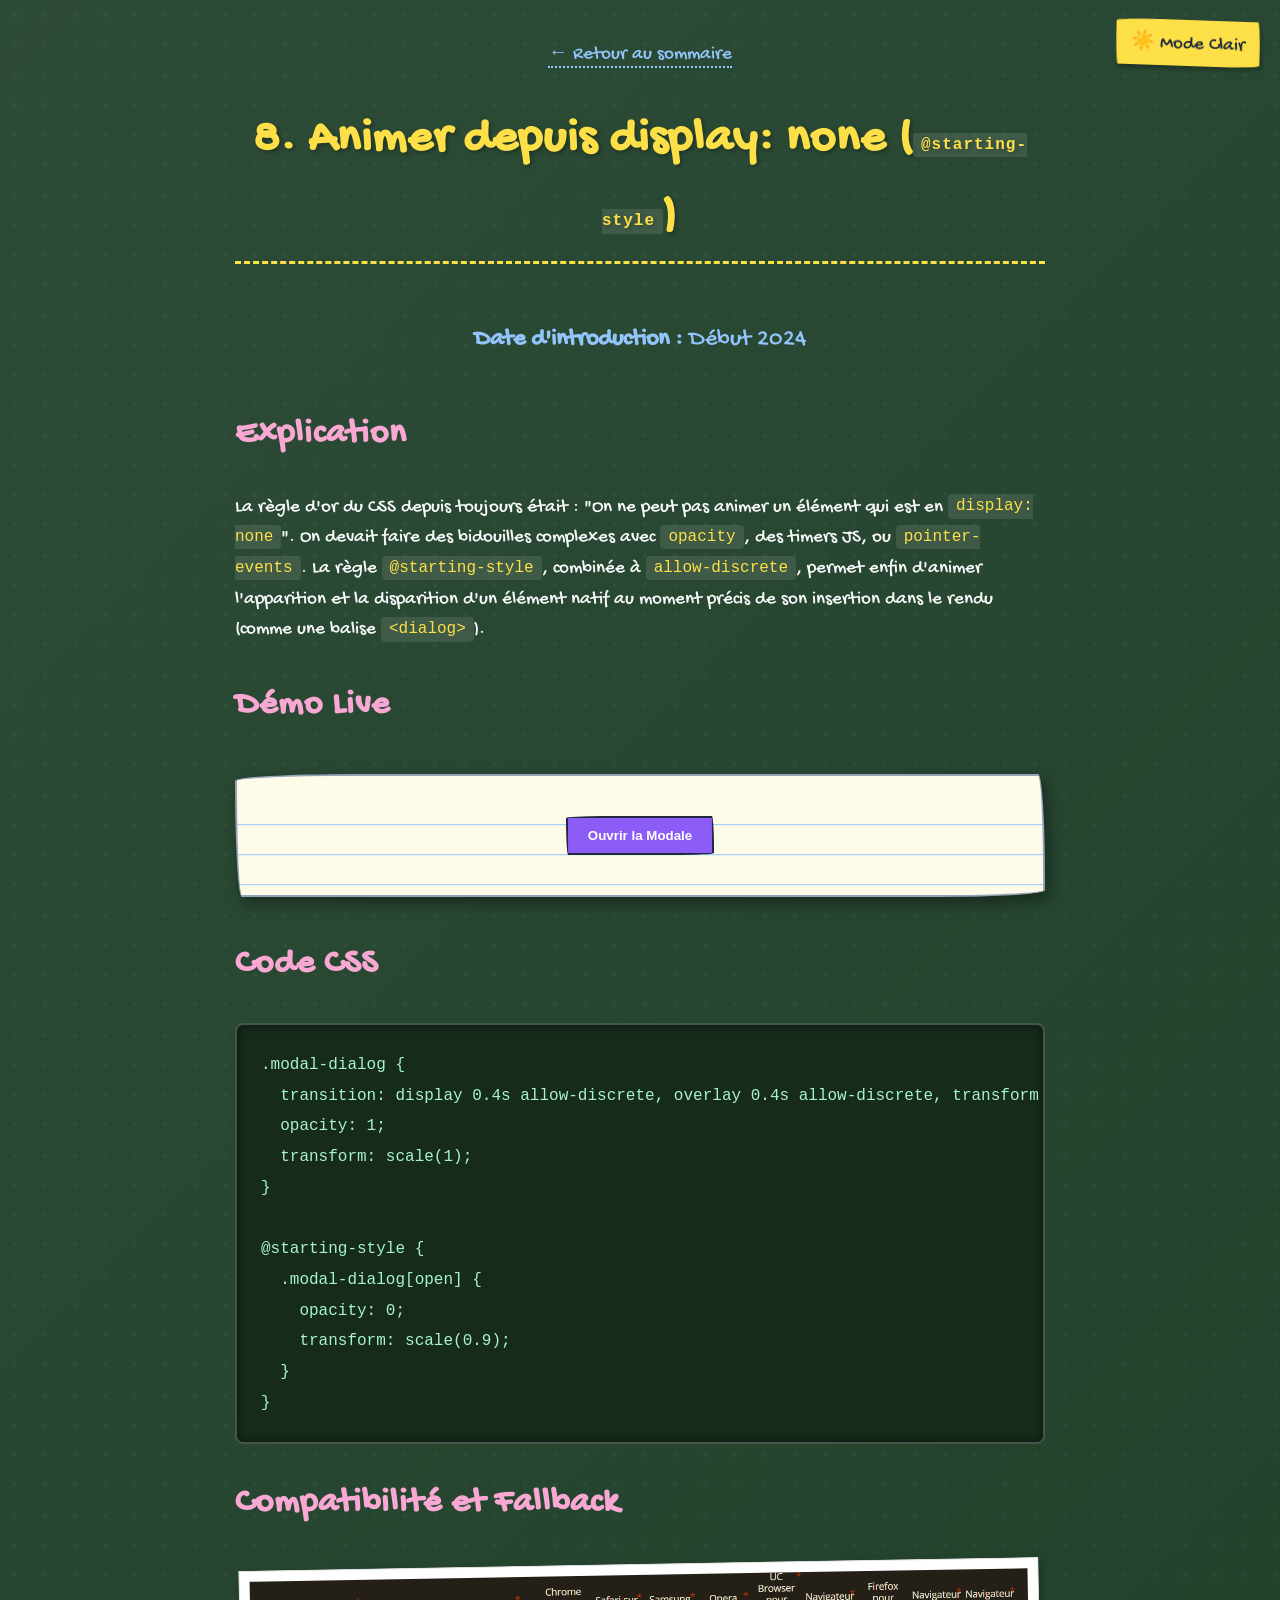
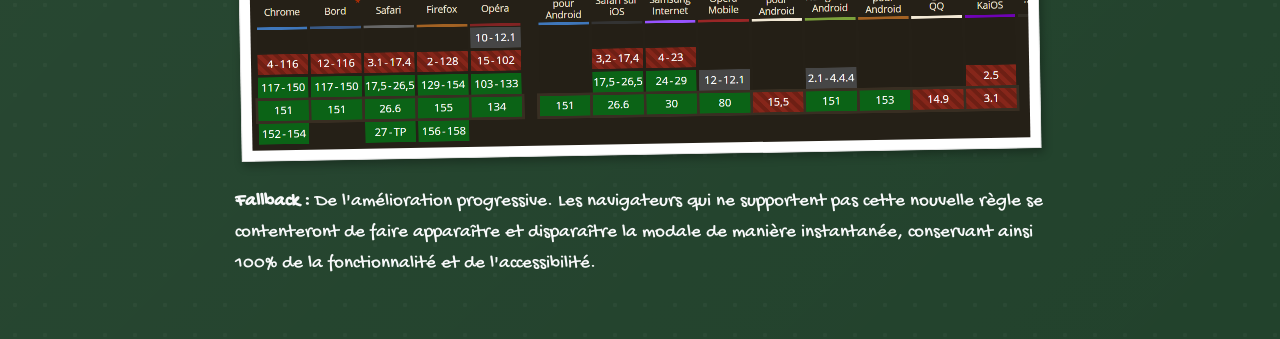
<file: starting-style.html>
<!doctype html>
<html lang="fr">
  <head>
    <meta charset="UTF-8" />
    <meta name="viewport" content="width=device-width, initial-scale=1.0" />
    <title>@starting-style - CSS Cheat Sheet</title>
    <link rel="stylesheet" href="style.css" />
  </head>
  <body>
    <button id="theme-toggle" class="theme-toggle-btn">☀️ Mode Clair</button>
    <header>
      <a href="index.html">← Retour au sommaire</a>
      <h1>8. Animer depuis display: none (<code>@starting-style</code>)</h1>
      <p><strong>Date d'introduction :</strong> Début 2024</p>
    </header>
    <main>
      <h2>Explication</h2>
      <p>
        La règle d'or du CSS depuis toujours était : "On ne peut pas animer un
        élément qui est en <code>display: none</code>". On devait faire des
        bidouilles complexes avec <code>opacity</code>, des timers JS, ou
        <code>pointer-events</code>. La règle <code>@starting-style</code>,
        combinée à <code>allow-discrete</code>, permet enfin d'animer
        l'apparition et la disparition d'un élément natif au moment précis de
        son insertion dans le rendu (comme une balise
        <code>&lt;dialog&gt;</code>).
      </p>
      <h2>Démo Live</h2>
      <div class="demo-container" style="text-align: center">
        <button
          class="modal-btn"
          onclick="document.getElementById('demoModal').showModal()"
        >
          Ouvrir la Modale
        </button>
        <dialog id="demoModal" class="modal-dialog">
          <h2>Modale animée nativement</h2>
          <p>
            Regardez l'effet de zoom et le fondu du fond noir.<br />Tout est
            fait en pur CSS !
          </p>
          <button
            class="modal-close"
            onclick="document.getElementById('demoModal').close()"
          >
            Fermer
          </button>
        </dialog>
      </div>
      <h2>Code CSS</h2>
      <pre><code>.modal-dialog {
  transition: display 0.4s allow-discrete, overlay 0.4s allow-discrete, transform 0.4s, opacity 0.4s;
  opacity: 1;
  transform: scale(1);
}

@starting-style {
  .modal-dialog[open] {
    opacity: 0;
    transform: scale(0.9);
  }
}</code></pre>
      <h2>Compatibilité et Fallback</h2>
      <img
        class="compatibility-icon"
        src="./Compatibility/starting-style.png"
        alt="Compatibilité CSS Starting Style"
      />
      <p>
        <strong>Fallback :</strong> De l'amélioration progressive. Les
        navigateurs qui ne supportent pas cette nouvelle règle se contenteront
        de faire apparaître et disparaître la modale de manière instantanée,
        conservant ainsi 100% de la fonctionnalité et de l'accessibilité.
      </p>
    </main>
    <script src="script.js"></script>
  </body>
</html>
</file>
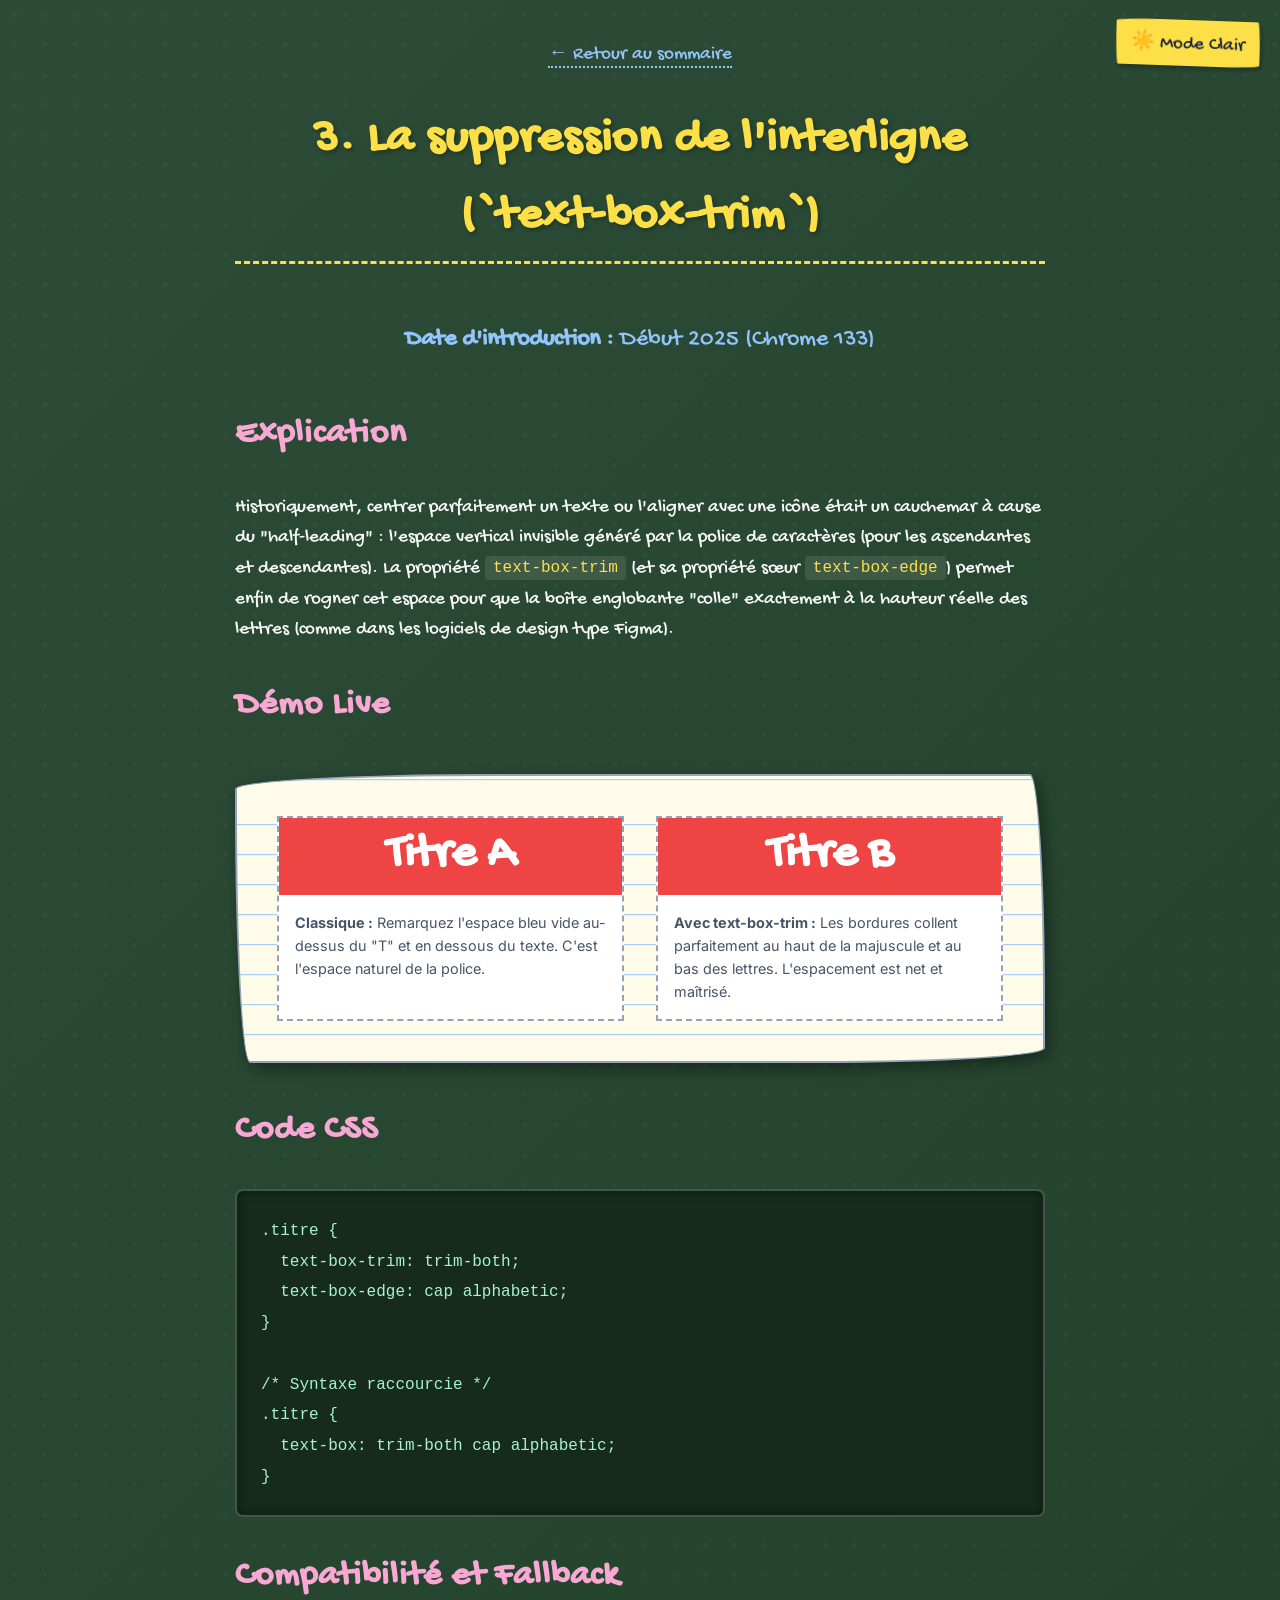
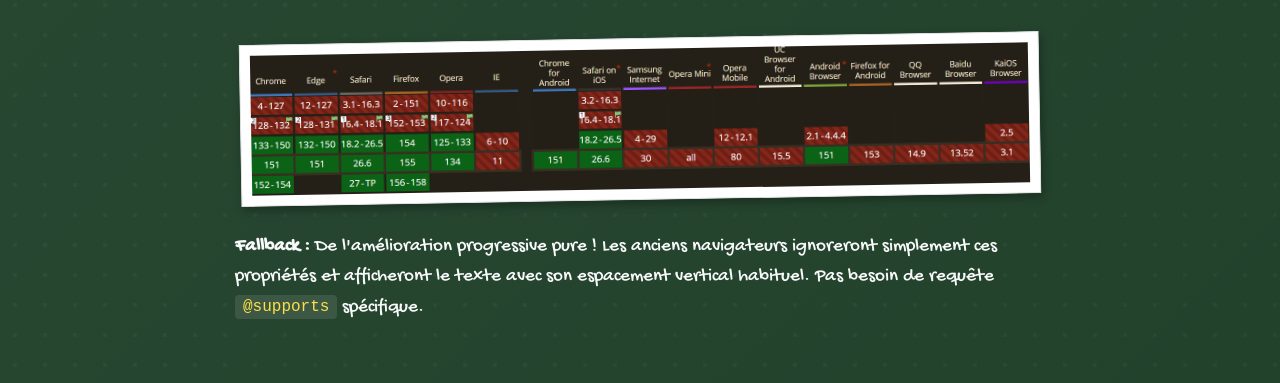
<file: text-box-trim.html>
<!doctype html>
<html lang="fr">
  <head>
    <meta charset="UTF-8" />
    <meta name="viewport" content="width=device-width, initial-scale=1.0" />
    <title>Text Box Trim - CSS Cheat Sheet</title>
    <link rel="stylesheet" href="style.css" />
  </head>
  <body>
    <button id="theme-toggle" class="theme-toggle-btn">☀️ Mode Clair</button>
    <header>
      <a href="index.html">← Retour au sommaire</a>
      <h1>3. La suppression de l'interligne (`text-box-trim`)</h1>
      <p><strong>Date d'introduction :</strong> Début 2025 (Chrome 133)</p>
    </header>
    <main>
      <h2>Explication</h2>
      <p>
        Historiquement, centrer parfaitement un texte ou l'aligner avec une
        icône était un cauchemar à cause du "half-leading" : l'espace vertical
        invisible généré par la police de caractères (pour les ascendantes et
        descendantes). La propriété <code>text-box-trim</code> (et sa propriété
        sœur <code>text-box-edge</code>) permet enfin de rogner cet espace pour
        que la boîte englobante "colle" exactement à la hauteur réelle des
        lettres (comme dans les logiciels de design type Figma).
      </p>
      <h2>Démo Live</h2>
      <div class="demo-container flex-demo">
        <div class="card-trim">
          <div class="heading-trim normal-text">Titre A</div>
          <div class="description-trim">
            <strong>Classique :</strong> Remarquez l'espace bleu vide au-dessus
            du "T" et en dessous du texte. C'est l'espace naturel de la police.
          </div>
        </div>
        <div class="card-trim">
          <div class="heading-trim trimmed-text">Titre B</div>
          <div class="description-trim">
            <strong>Avec text-box-trim :</strong> Les bordures collent
            parfaitement au haut de la majuscule et au bas des lettres.
            L'espacement est net et maîtrisé.
          </div>
        </div>
      </div>
      <h2>Code CSS</h2>
      <pre><code>.titre {
  text-box-trim: trim-both;
  text-box-edge: cap alphabetic;
}

/* Syntaxe raccourcie */
.titre {
  text-box: trim-both cap alphabetic;
}</code></pre>
      <h2>Compatibilité et Fallback</h2>
      <img
        class="compatibility-icon"
        src="./Compatibility/text-box-trim.png"
        alt="Compatibilité CSS Text Box Trim"
      />
      <p>
        <strong>Fallback :</strong> De l'amélioration progressive pure ! Les
        anciens navigateurs ignoreront simplement ces propriétés et afficheront
        le texte avec son espacement vertical habituel. Pas besoin de requête
        <code>@supports</code> spécifique.
      </p>
    </main>
    <script src="script.js"></script>
  </body>
</html>
</file>
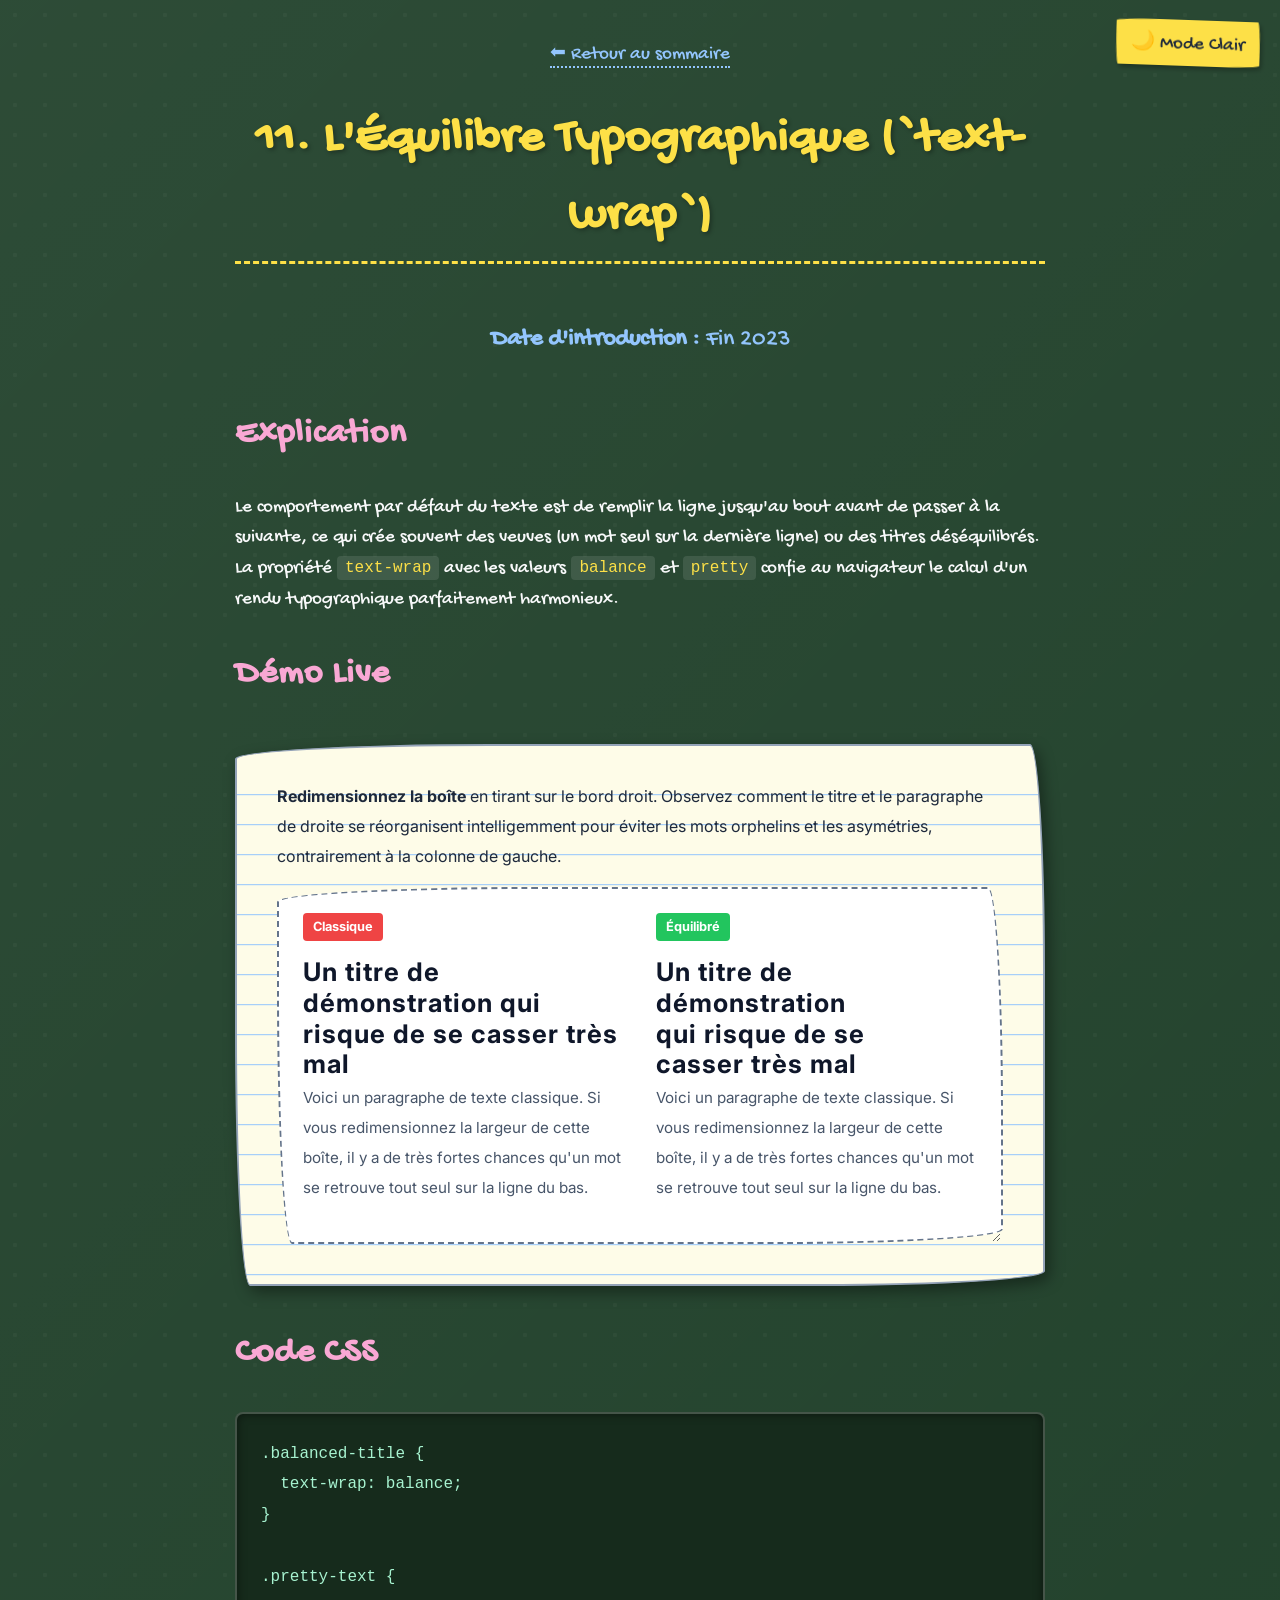
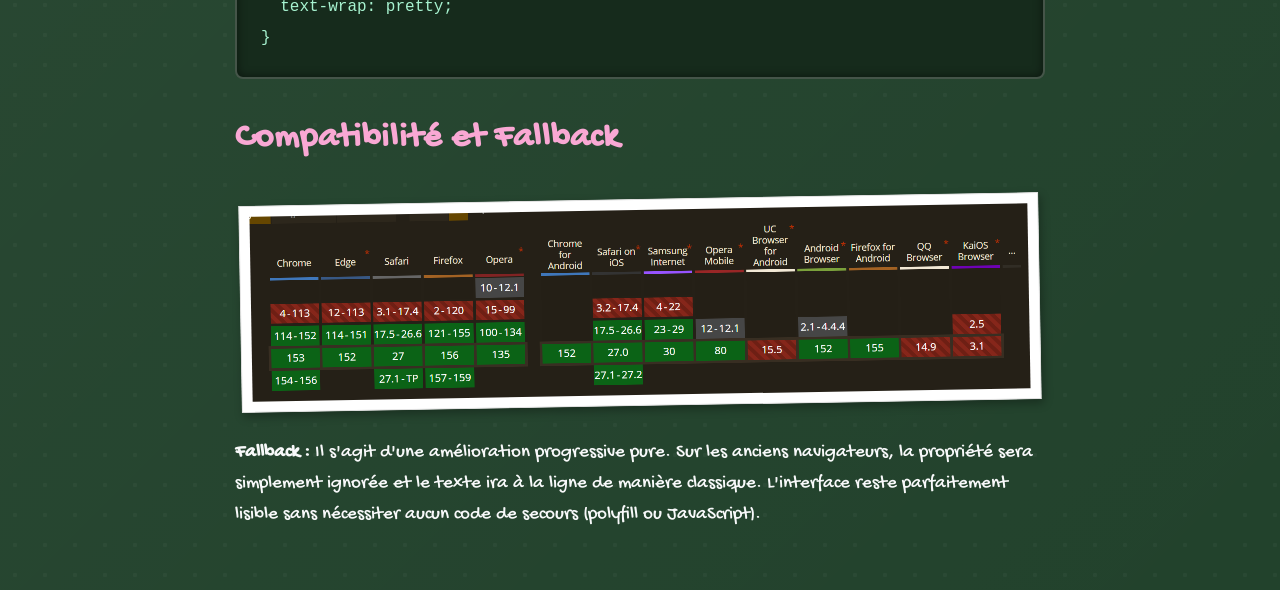
<file: text-wrap.html>
<!doctype html>
<html lang="fr">
  <head>
    <meta charset="UTF-8" />
    <meta name="viewport" content="width=device-width, initial-scale=1.0" />
    <title>Text Wrap - CSS Cheat Sheet</title>
    <link rel="stylesheet" href="style.css" />
  </head>
  <body>
    <button id="theme-toggle" class="theme-toggle-btn">🌙 Mode Clair</button>
    <header>
      <a href="index.html">⬅ Retour au sommaire</a>
      <h1>11. L'Équilibre Typographique (`text-wrap`)</h1>
      <p><strong>Date d'introduction :</strong> Fin 2023</p>
    </header>
    <main>
      <h2>Explication</h2>
      <p>
        Le comportement par défaut du texte est de remplir la ligne jusqu'au bout avant de passer à la suivante, ce qui crée souvent des veuves (un mot seul sur la dernière ligne) ou des titres déséquilibrés. La propriété <code>text-wrap</code> avec les valeurs <code>balance</code> et <code>pretty</code> confie au navigateur le calcul d'un rendu typographique parfaitement harmonieux.
      </p>
      <h2>Démo Live</h2>
      <div class="demo-container">
        <p>
          <strong>Redimensionnez la boîte</strong> en tirant sur le bord droit. Observez comment le titre et le paragraphe de droite se réorganisent intelligemment pour éviter les mots orphelins et les asymétries, contrairement à la colonne de gauche.
        </p>
        <div class="wrap-resize-box">
          <div class="wrap-grid">
            <div class="wrap-col">
              <div class="badge-classic">Classique</div>
              <h3>Un titre de démonstration qui risque de se casser très mal</h3>
              <p>Voici un paragraphe de texte classique. Si vous redimensionnez la largeur de cette boîte, il y a de très fortes chances qu'un mot se retrouve tout seul sur la ligne du bas.</p>
            </div>
            <div class="wrap-col">
              <div class="badge-modern">Équilibré</div>
              <h3 class="balanced-title">Un titre de démonstration qui risque de se casser très mal</h3>
              <p class="pretty-text">Voici un paragraphe de texte classique. Si vous redimensionnez la largeur de cette boîte, il y a de très fortes chances qu'un mot se retrouve tout seul sur la ligne du bas.</p>
            </div>
          </div>
        </div>
      </div>
      <h2>Code CSS</h2>
      <pre><code>.balanced-title {
  text-wrap: balance;
}

.pretty-text {
  text-wrap: pretty;
}</code></pre>
      <h2>Compatibilité et Fallback</h2>
      <img
        class="compatibility-icon"
        src="./Compatibility/text-wrap.png"
        alt="Compatibilité CSS Text Wrap"
      />
      <p>
        <strong>Fallback :</strong> Il s'agit d'une amélioration progressive pure. Sur les anciens navigateurs, la propriété sera simplement ignorée et le texte ira à la ligne de manière classique. L'interface reste parfaitement lisible sans nécessiter aucun code de secours (polyfill ou JavaScript).
      </p>
    </main>
    <script src="script.js"></script>
  </body>
</html>
</file>
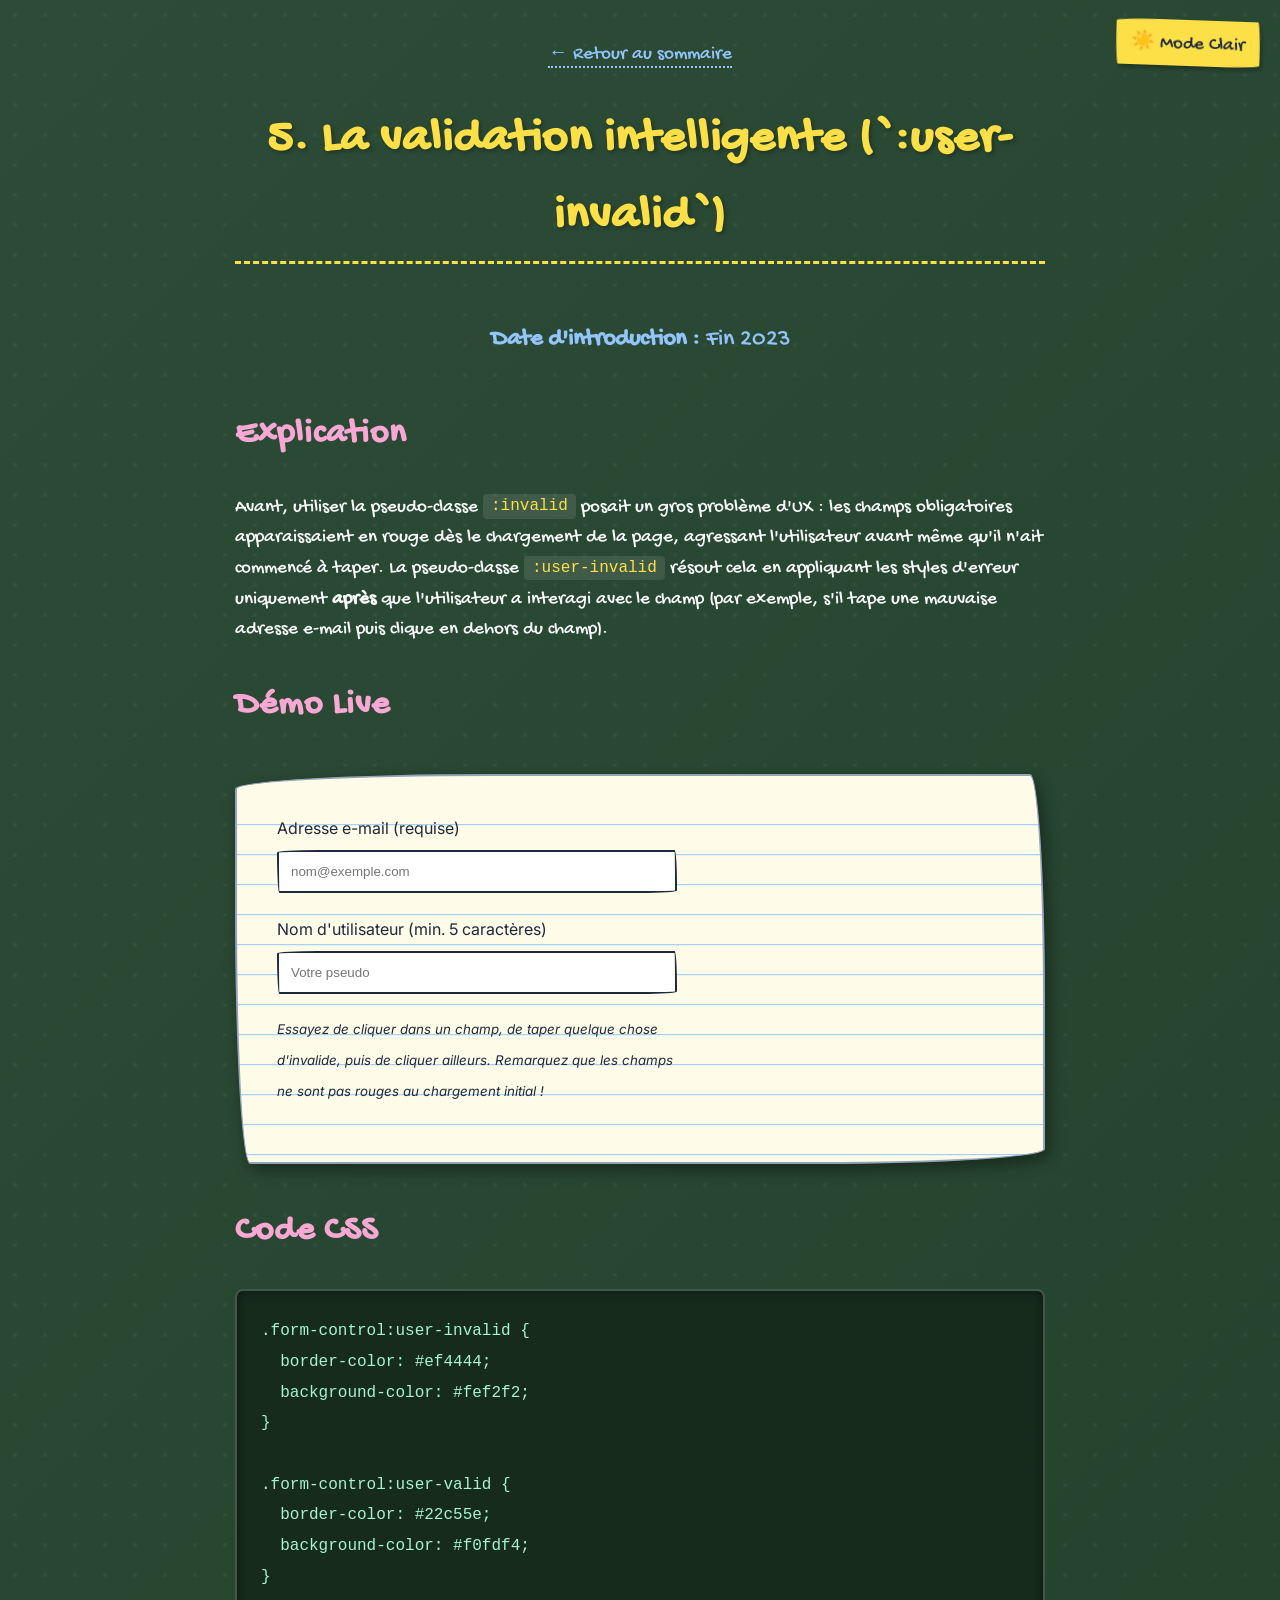
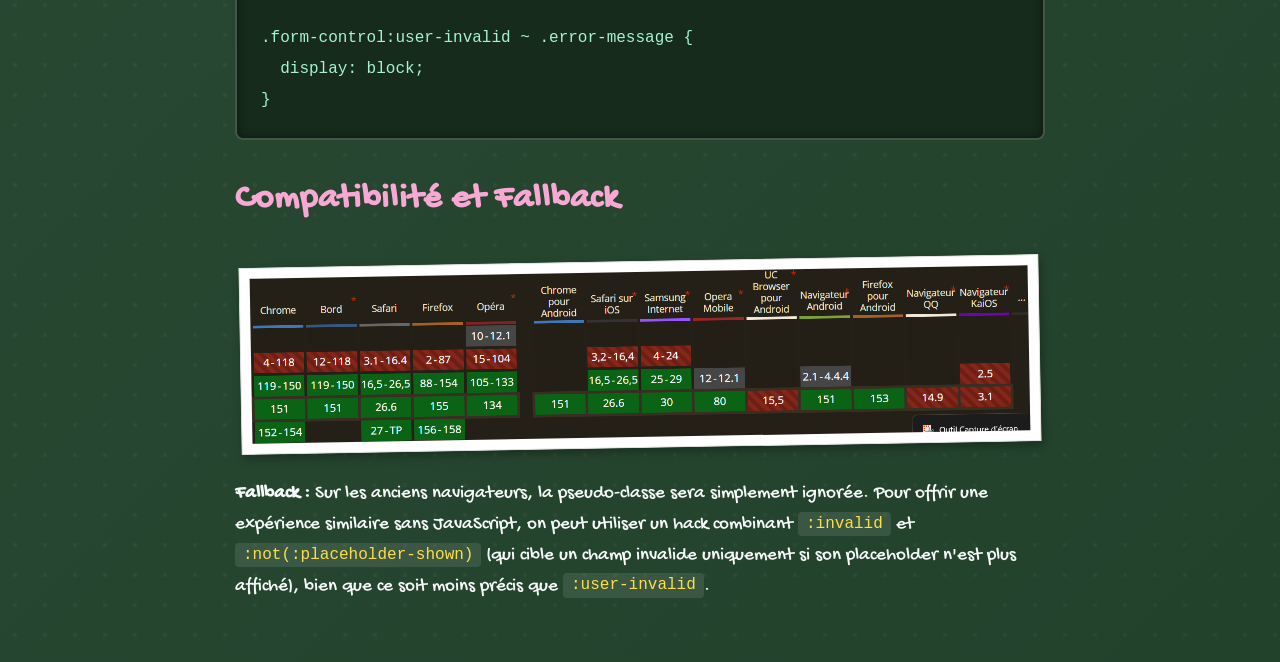
<file: user-invalid.html>
<!doctype html>
<html lang="fr">
  <head>
    <meta charset="UTF-8" />
    <meta name="viewport" content="width=device-width, initial-scale=1.0" />
    <title>:user-invalid - CSS Cheat Sheet</title>
    <link rel="stylesheet" href="style.css" />
  </head>
  <body>
    <button id="theme-toggle" class="theme-toggle-btn">☀️ Mode Clair</button>
    <header>
      <a href="index.html">← Retour au sommaire</a>
      <h1>5. La validation intelligente (`:user-invalid`)</h1>
      <p><strong>Date d'introduction :</strong> Fin 2023</p>
    </header>
    <main>
      <h2>Explication</h2>
      <p>
        Avant, utiliser la pseudo-classe <code>:invalid</code> posait un gros
        problème d'UX : les champs obligatoires apparaissaient en rouge dès le
        chargement de la page, agressant l'utilisateur avant même qu'il n'ait
        commencé à taper. La pseudo-classe <code>:user-invalid</code> résout
        cela en appliquant les styles d'erreur uniquement
        <strong>après</strong> que l'utilisateur a interagi avec le champ (par
        exemple, s'il tape une mauvaise adresse e-mail puis clique en dehors du
        champ).
      </p>
      <h2>Démo Live</h2>
      <div class="demo-container">
        <form class="demo-form" onsubmit="event.preventDefault()">
          <div class="form-group">
            <label for="email">Adresse e-mail (requise)</label>
            <input
              type="email"
              id="email"
              class="form-control"
              required
              placeholder="nom@exemple.com"
            />
            <span class="error-message"
              >Veuillez entrer une adresse e-mail valide.</span
            >
          </div>
          <div class="form-group">
            <label for="username">Nom d'utilisateur (min. 5 caractères)</label>
            <input
              type="text"
              id="username"
              class="form-control"
              required
              minlength="5"
              placeholder="Votre pseudo"
            />
            <span class="error-message"
              >Le nom d'utilisateur doit contenir au moins 5 caractères.</span
            >
          </div>
          <p>
            <small
              ><em
                >Essayez de cliquer dans un champ, de taper quelque chose
                d'invalide, puis de cliquer ailleurs. Remarquez que les champs
                ne sont pas rouges au chargement initial !</em
              ></small
            >
          </p>
        </form>
      </div>
      <h2>Code CSS</h2>
      <pre><code>.form-control:user-invalid {
  border-color: #ef4444;
  background-color: #fef2f2;
}

.form-control:user-valid {
  border-color: #22c55e;
  background-color: #f0fdf4;
}

.form-control:user-invalid ~ .error-message {
  display: block;
}</code></pre>
      <h2>Compatibilité et Fallback</h2>
      <img
        class="compatibility-icon"
        src="./Compatibility/user-invalid.png"
        alt="Compatibilité CSS user-invalid"
      />
      <p>
        <strong>Fallback :</strong> Sur les anciens navigateurs, la
        pseudo-classe sera simplement ignorée. Pour offrir une expérience
        similaire sans JavaScript, on peut utiliser un hack combinant
        <code>:invalid</code> et <code>:not(:placeholder-shown)</code> (qui
        cible un champ invalide uniquement si son placeholder n'est plus
        affiché), bien que ce soit moins précis que <code>:user-invalid</code>.
      </p>
    </main>
    <script src="script.js"></script>
  </body>
</html>
</file>
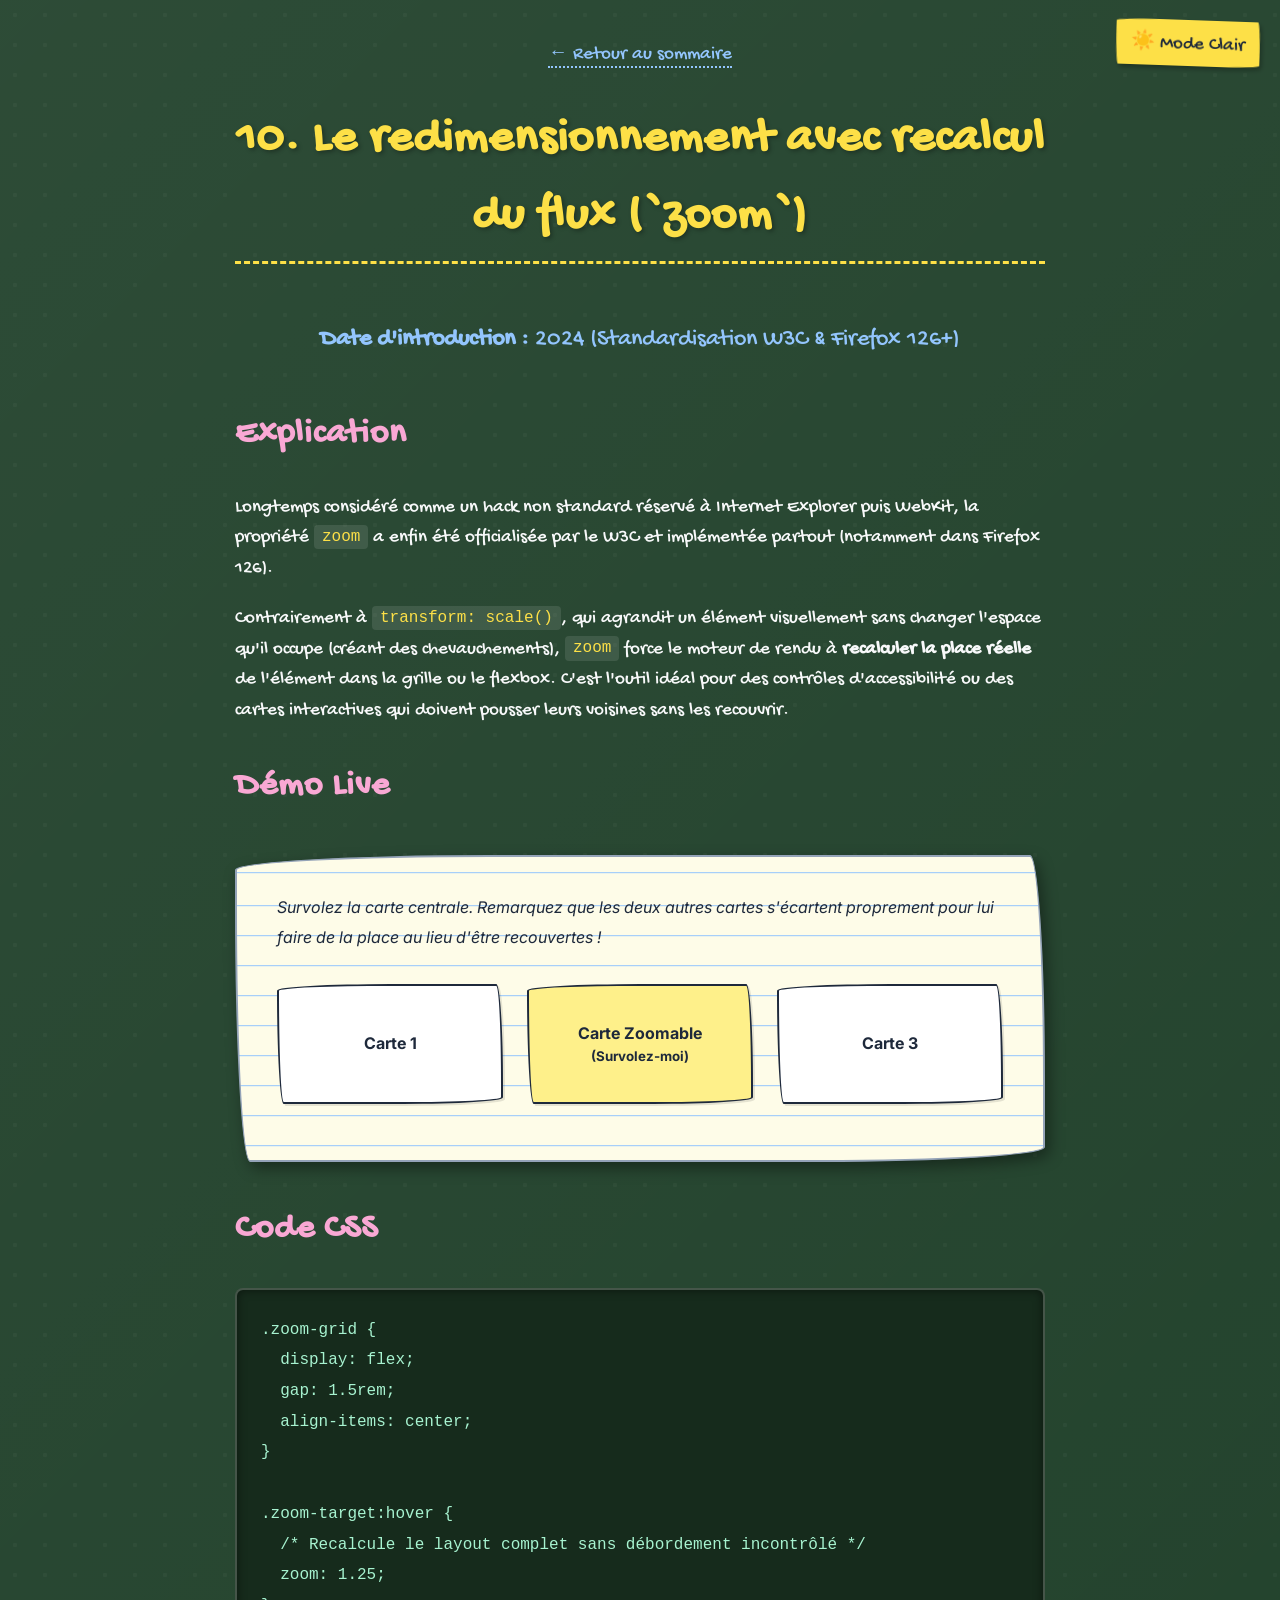
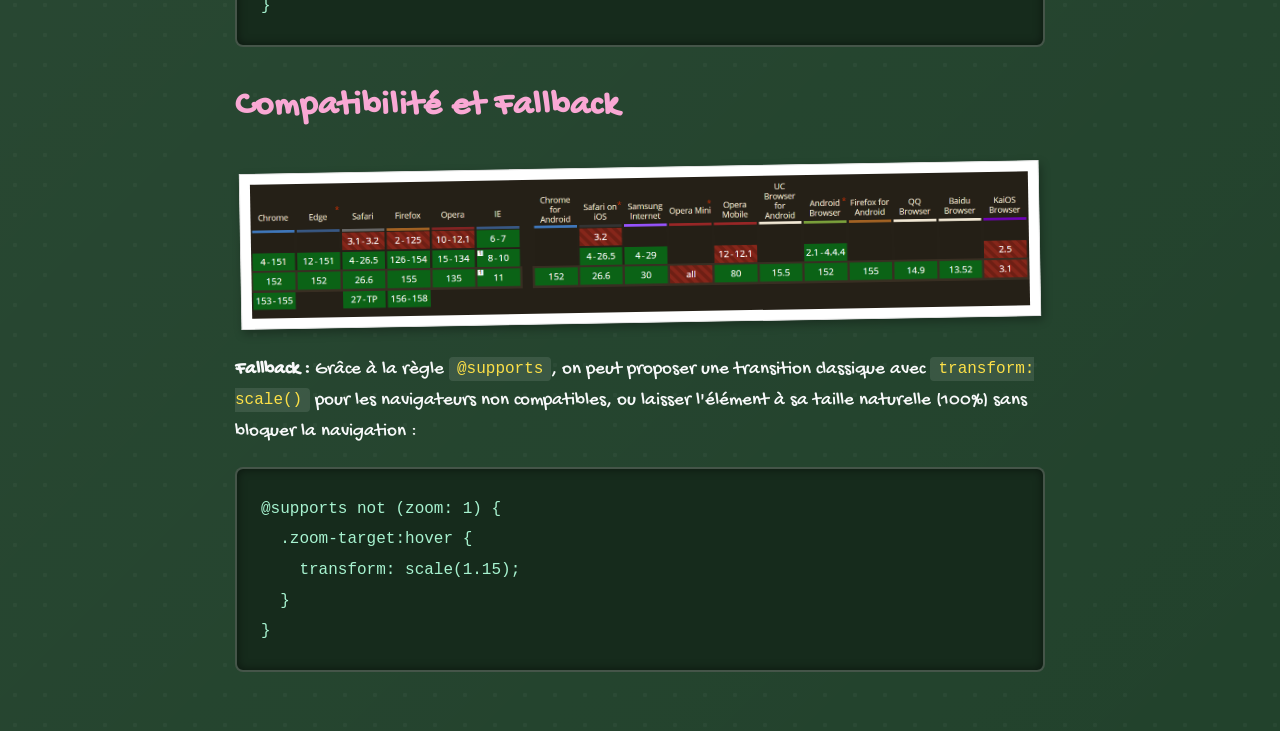
<file: zoom.html>
<!doctype html>
<html lang="fr">
  <head>
    <meta charset="UTF-8" />
    <meta name="viewport" content="width=device-width, initial-scale=1.0" />
    <title>Propriété zoom - CSS Cheat Sheet</title>
    <link rel="stylesheet" href="style.css" />
  </head>
  <body>
    <button id="theme-toggle" class="theme-toggle-btn">☀️ Mode Clair</button>
    <header>
      <a href="index.html">← Retour au sommaire</a>
      <h1>10. Le redimensionnement avec recalcul du flux (`zoom`)</h1>
      <p>
        <strong>Date d'introduction :</strong> 2024 (Standardisation W3C &
        Firefox 126+)
      </p>
    </header>
    <main>
      <h2>Explication</h2>
      <p>
        Longtemps considéré comme un hack non standard réservé à Internet
        Explorer puis WebKit, la propriété <code>zoom</code> a enfin été
        officialisée par le W3C et implémentée partout (notamment dans Firefox
        126).
      </p>
      <p>
        Contrairement à <code>transform: scale()</code>, qui agrandit un élément
        visuellement sans changer l'espace qu'il occupe (créant des
        chevauchements), <code>zoom</code> force le moteur de rendu à
        <strong>recalculer la place réelle</strong> de l'élément dans la grille
        ou le flexbox. C'est l'outil idéal pour des contrôles d'accessibilité ou
        des cartes interactives qui doivent pousser leurs voisines sans les
        recouvrir.
      </p>
      <h2>Démo Live</h2>
      <div class="demo-container">
        <p>
          <em
            >Survolez la carte centrale. Remarquez que les deux autres cartes
            s'écartent proprement pour lui faire de la place au lieu d'être
            recouvertes !</em
          >
        </p>
        <div class="zoom-grid">
          <div class="zoom-card">Carte 1</div>
          <div class="zoom-card zoom-target">
            <strong>Carte Zoomable</strong>
            <small>(Survolez-moi)</small>
          </div>
          <div class="zoom-card">Carte 3</div>
        </div>
      </div>
      <h2>Code CSS</h2>
      <pre><code>.zoom-grid {
  display: flex;
  gap: 1.5rem;
  align-items: center;
}

.zoom-target:hover {
  /* Recalcule le layout complet sans débordement incontrôlé */
  zoom: 1.25;
}</code></pre>
      <h2>Compatibilité et Fallback</h2>
      <img
        class="compatibility-icon"
        src="./Compatibility/zoom.png"
        alt="Compatibilité CSS zoom"
      />
      <p>
        <strong>Fallback :</strong> Grâce à la règle <code>@supports</code>, on
        peut proposer une transition classique avec
        <code>transform: scale()</code> pour les navigateurs non compatibles, ou
        laisser l'élément à sa taille naturelle (100%) sans bloquer la
        navigation :
      </p>
      <pre><code>@supports not (zoom: 1) {
  .zoom-target:hover {
    transform: scale(1.15);
  }
}</code></pre>
    </main>
    <script src="script.js"></script>
  </body>
</html>
</file>
<file: style.css>
@import url('https://fonts.googleapis.com/css2?family=Gochi+Hand&family=Inter:wght@400;600&display=swap');

:root {
  --chalk-white: #f8f9fa;
  --chalk-yellow: #fde047;
  --chalk-pink: #f9a8d4;
  --chalk-blue: #93c5fd;

  --board-bg: #22422c;
  --board-dark: #162b1c;
  --paper-bg: #fefce8;
  --ink-color: #1e293b;

  --sketchy-border: 255px 15px 225px 15px / 15px 225px 15px 255px;
}

*,
*::before,
*::after {
  box-sizing: border-box;
}

body {
  font-family: 'Gochi Hand', 'Comic Sans MS', cursive;
  font-size: 1.2rem;
  line-height: 1.6;
  max-width: 850px;
  margin: 0 auto;
  padding: 40px 20px;
  color: var(--chalk-white);
  background-color: var(--board-bg);

  background-image:
    radial-gradient(circle, rgba(255, 255, 255, 0.03) 2px, transparent 2.5px),
    linear-gradient(135deg, rgba(255, 255, 255, 0.05) 0%, transparent 100%);
  background-size: 30px 30px, 100% 100%;
}

h1,
h2,
h3 {
  letter-spacing: 1px;
}

h1 {
  color: var(--chalk-yellow);
  font-size: 3rem;
  text-shadow: 2px 2px 4px rgba(0, 0, 0, 0.3);
  border-bottom: 3px dashed var(--chalk-yellow);
  display: inline-block;
  padding-bottom: 5px;
}

h2 {
  color: var(--chalk-pink);
  font-size: 2.2rem;
  margin-top: 2rem;
}

header {
  margin-bottom: 3rem;
  text-align: center;
}

header p {
  color: var(--chalk-blue);
  font-size: 1.5rem;
}

a {
  color: var(--chalk-blue);
  text-decoration: none;
  border-bottom: 2px dotted var(--chalk-blue);
  transition: all 0.2s;
}

a:hover {
  color: var(--chalk-white);
  border-bottom-color: var(--chalk-white);
}

nav ul {
  list-style: none;
  padding: 0;
  display: grid;
  grid-template-columns: repeat(auto-fit, minmax(200px, 1fr));
  gap: 1.5rem;
  margin-top: 3rem;
}

nav a {
  display: block;
  padding: 1.5rem;
  background-color: #fef08a;
  color: var(--ink-color);
  text-decoration: none;
  border: none;
  box-shadow: 3px 4px 8px rgba(0, 0, 0, 0.4);
  border-radius: var(--sketchy-border);
  transform: rotate(-2deg);
  transition: transform 0.2s, box-shadow 0.2s;
}

nav li:nth-child(even) a {
  background-color: #bbf7d0;
  transform: rotate(2deg);
}

nav li:nth-child(3n) a {
  background-color: #fbcfe8;
  transform: rotate(-1deg);
}

nav a:hover {
  transform: scale(1.05) rotate(0deg);
  box-shadow: 5px 8px 12px rgba(0, 0, 0, 0.5);
  color: black;
}

code {
  background: rgba(255, 255, 255, 0.1);
  padding: 0.2rem 0.5rem;
  border-radius: 4px;
  color: var(--chalk-yellow);
  font-family: monospace;
  font-size: 1rem;
}

pre {
  background-color: var(--board-dark);
  color: var(--chalk-white);
  padding: 1.5rem;
  border: 2px solid rgba(255, 255, 255, 0.2);
  border-radius: 8px;
  overflow-x: auto;
  box-shadow: inset 0 0 10px rgba(0, 0, 0, 0.5);
  font-family: monospace;
  position: relative;
}

pre code {
  background: transparent;
  color: #a7f3d0;
  padding: 0;
}

.demo-container {
  background-color: var(--paper-bg);
  color: var(--ink-color);
  padding: 2.5rem;
  margin: 2.5rem 0;
  font-family: 'Inter', sans-serif;
  font-size: 1rem;

  background-image: repeating-linear-gradient(transparent, transparent 29px, #93c5fd 29px, #93c5fd 30px);
  background-position: 0 1.2rem;

  border: 2px solid #94a3b8;
  border-radius: var(--sketchy-border);
  box-shadow: 4px 6px 15px rgba(0, 0, 0, 0.4);
}

.demo-container p {
  line-height: 30px;
  margin-top: -5px;
}

.compatibility-icon {
  width: 100%;
  max-width: 800px;
  height: auto;
  display: block;
  margin: 2rem auto;
  background: white;
  padding: 10px;
  border: 1px solid #ddd;
  transform: rotate(-1deg);
  box-shadow: 2px 4px 10px rgba(0, 0, 0, 0.3);
}

.attr-box {
  background-color: #cbd5e1;
  width: 100%;
  padding: 1rem;
  margin-bottom: 1rem;
  font-weight: bold;
  text-align: center;
  border-radius: var(--sketchy-border);
  box-shadow: 2px 3px 0 rgba(0, 0, 0, 0.2);
}

:root {
  interpolate-size: allow-keywords;
}

.accordion {
  border: 2px solid var(--ink-color);
  border-radius: var(--sketchy-border);
  overflow: hidden;
  background: white;
}

.accordion-header {
  background: #f1f5f9;
  padding: 1rem;
  font-weight: bold;
  cursor: pointer;
  margin: 0;
  border-bottom: 2px solid var(--ink-color);
}

.accordion-content {
  height: 0;
  overflow: hidden;
  transition: height 0.4s ease-out;
  background: white;
}

.accordion-content p {
  padding: 1rem;
  margin: 0;
}

.accordion:hover .accordion-content {
  height: auto;
}

.demo-container.flex-demo {
  display: flex;
  gap: 2rem;
  flex-wrap: wrap;
}

.card-trim {
  flex: 1;
  border: 2px dashed #94a3b8;
  padding: 0;
  background: white;
}

.heading-trim {
  font-size: 3rem;
  font-weight: bold;
  background-color: #ef4444;
  color: white;
  margin: 0;
  text-align: center;
  font-family: 'Gochi Hand', cursive;
}

.trimmed-text {
  text-box-trim: trim-both;
  text-box-edge: cap alphabetic;
}

.description-trim {
  padding: 1rem;
  font-size: 0.9rem;
  color: #475569;
}

.field-sizing-demo {
  display: flex;
  flex-direction: column;
  gap: 1rem;
}

.auto-resize-textarea,
.auto-resize-input {
  field-sizing: content;
  padding: 0.5rem;
  border: 2px solid var(--ink-color);
  border-radius: var(--sketchy-border);
  font-family: inherit;
  background: white;
}

.auto-resize-textarea {
  min-height: 3lh;
  max-height: 10lh;
  width: 100%;
  resize: none;
}

.auto-resize-input {
  min-width: 5ch;
  max-width: 100%;
}

.demo-form {
  display: flex;
  flex-direction: column;
  gap: 1.5rem;
  max-width: 400px;
}

.form-group {
  display: flex;
  flex-direction: column;
  gap: 0.5rem;
}

.form-control {
  padding: 0.75rem;
  border: 2px solid var(--ink-color);
  border-radius: var(--sketchy-border);
  outline: none;
  background: white;
}

.form-control:user-invalid {
  border-color: #ef4444;
  background-color: #fef2f2;
  border-width: 3px;
}

.form-control:user-valid {
  border-color: #22c55e;
  background-color: #f0fdf4;
}

.error-message {
  color: #ef4444;
  font-size: 0.875rem;
  display: none;
  font-weight: bold;
}

.form-control:user-invalid~.error-message {
  display: block;
}

.anchor-scroll-area {
  height: 150px;
  border: 2px solid var(--ink-color);
  background: white;
  border-radius: var(--sketchy-border);
  padding: 150px 50px;
  text-align: center;
}

.anchor-btn {
  anchor-name: --my-tooltip-anchor;
  padding: 10px 20px;
  background-color: #ef4444;
  color: white;
  border: 2px solid var(--ink-color);
  border-radius: var(--sketchy-border);
  font-weight: bold;
  cursor: pointer;
}

.anchor-tooltip {
  position: absolute;
  position-anchor: --my-tooltip-anchor;
  top: anchor(bottom);
  justify-self: anchor-center;
  position-try-fallbacks: flip-block;
  margin-top: 10px;
  padding: 10px;
  background-color: var(--ink-color);
  color: white;
  border-radius: var(--sketchy-border);
  opacity: 0;
  pointer-events: none;
  transition: opacity 0.2s;
}

.anchor-btn:hover+.anchor-tooltip {
  opacity: 1;
}

@property --angle {
  syntax: "<angle>";
  initial-value: 0deg;
  inherits: false;
}

.houdini-card {
  position: relative;
  width: 300px;
  height: 200px;
  background-color: var(--ink-color);
  border-radius: 10px;
  display: flex;
  align-items: center;
  justify-content: center;
  color: white;
  font-size: 1.5rem;
  font-weight: bold;
  margin: 40px auto;
  z-index: 1;
}

.houdini-card::before,
.houdini-card::after {
  content: "";
  position: absolute;
  inset: -6px;
  border-radius: 12px;
  background: conic-gradient(from var(--angle), #ff007f, #3b82f6, #10b981, #ff007f);
  z-index: -1;
  animation: spin-gradient 3s linear infinite;
}

.houdini-card::after {
  filter: blur(20px);
}

@keyframes spin-gradient {
  to {
    --angle: 360deg;
  }
}

.modal-btn {
  padding: 10px 20px;
  background-color: #8b5cf6;
  color: white;
  border: 2px solid var(--ink-color);
  border-radius: var(--sketchy-border);
  font-weight: bold;
  cursor: pointer;
}

.modal-dialog {
  padding: 2rem;
  border: 2px solid var(--ink-color);
  border-radius: var(--sketchy-border);
  box-shadow: 10px 10px 0px rgba(0, 0, 0, 0.2);
  background: var(--paper-bg);
  margin: auto;
  transition: display 0.4s allow-discrete, overlay 0.4s allow-discrete, transform 0.4s, opacity 0.4s;
  opacity: 1;
  transform: scale(1);
  font-family: 'Gochi Hand', cursive;
  font-size: 1.2rem;
}

.modal-dialog::backdrop {
  transition: display 0.4s allow-discrete, overlay 0.4s allow-discrete, background-color 0.4s;
  background-color: rgba(0, 0, 0, 0.7);
}

@starting-style {
  .modal-dialog[open] {
    opacity: 0;
    transform: scale(0.9);
  }

  .modal-dialog[open]::backdrop {
    background-color: rgba(0, 0, 0, 0);
  }
}

.modal-close {
  margin-top: 1rem;
  padding: 8px 16px;
  background-color: #ef4444;
  color: white;
  border: 2px solid var(--ink-color);
  border-radius: var(--sketchy-border);
  cursor: pointer;
}

.progress-resize-box {
  container-type: inline-size;
  resize: horizontal;
  overflow: hidden;
  min-width: 250px;
  max-width: 100%;
  width: 300px;
  padding: 1.5rem;
  border: 2px dashed #64748b;
  border-radius: var(--sketchy-border);
  background: white;
}

.progress-track {
  width: 100%;
  height: 24px;
  background: white;
  border: 2px solid var(--ink-color);
  border-radius: var(--sketchy-border);
  overflow: hidden;
  margin-top: 1rem;
}

.progress-fill {
  height: 100%;
  background-color: #3b82f6;
  border-right: 2px solid var(--ink-color);
  width: calc(progress(100cqw, 250px, 600px) * 100%);
}

.zoom-grid {
  display: flex;
  gap: 1.5rem;
  align-items: center;
  justify-content: center;
  padding: 1rem 0;
}

.zoom-card {
  flex: 1;
  min-height: 120px;
  background-color: white;
  border: 2px solid var(--ink-color);
  border-radius: var(--sketchy-border);
  display: flex;
  flex-direction: column;
  align-items: center;
  justify-content: center;
  text-align: center;
  font-weight: bold;
  transition: zoom 0.2s ease-out;
  box-shadow: 2px 2px 0 rgba(0, 0, 0, 0.1);
}

.zoom-target {
  background-color: #fef08a;
  cursor: pointer;
}

.zoom-target:hover {
  zoom: 1.25;
  box-shadow: 4px 4px 0 rgba(0, 0, 0, 0.2);
}

.search-container {
  margin-top: 2rem;
}

.search-input {
  width: 100%;
  max-width: 350px;
  padding: 10px 15px;
  border-radius: var(--sketchy-border);
  border: 2px dashed var(--chalk-white);
  background: rgba(255, 255, 255, 0.05);
  color: var(--chalk-white);
  font-family: 'Gochi Hand', cursive;
  font-size: 1.2rem;
  outline: none;
  margin: 0 auto;
  display: block;
  transition: all 0.3s ease;
}

.search-input::placeholder {
  color: var(--chalk-white);
  opacity: 0.7;
}

.theme-toggle-btn {
  position: fixed;
  top: 20px;
  right: 20px;
  padding: 10px 15px;
  background-color: var(--chalk-yellow);
  color: var(--ink-color);
  border: none;
  border-radius: var(--sketchy-border);
  font-family: 'Gochi Hand', cursive;
  font-size: 1.2rem;
  cursor: pointer;
  transform: rotate(2deg);
  box-shadow: 2px 3px 5px rgba(0, 0, 0, 0.3);
  transition: transform 0.2s;
  z-index: 1000;
}

.theme-toggle-btn:hover {
  transform: scale(1.05) rotate(0deg);
}

body.light-theme {
  --board-bg: #e2e8f0;
  --board-dark: #cbd5e1;
  --chalk-white: #0f172a;
  --chalk-yellow: #ca8a04;
  --chalk-pink: #be185d;
  --chalk-blue: #1d4ed8;

  background-image:
    radial-gradient(circle, rgba(0, 0, 0, 0.05) 2px, transparent 2.5px),
    linear-gradient(135deg, rgba(0, 0, 0, 0.05) 0%, transparent 100%);
}

body.light-theme pre code {
  color: #047857;
}

body.light-theme .search-input {
  background: rgba(0, 0, 0, 0.05);
  border-color: var(--chalk-white);
}

.copy-btn {
  position: absolute;
  top: 10px;
  right: 10px;
  padding: 6px 12px;
  background-color: var(--chalk-blue);
  color: white;
  border: none;
  border-radius: 4px;
  cursor: pointer;
  font-family: 'Inter', sans-serif;
  font-size: 0.85rem;
  font-weight: bold;
  opacity: 0;
  transition: opacity 0.2s ease, background-color 0.2s ease;
}

pre:hover .copy-btn {
  opacity: 1;
}

.wrap-resize-box {
  resize: horizontal;
  overflow: hidden;
  min-width: 320px;
  max-width: 100%;
  width: 100%;
  border: 2px dashed #64748b;
  border-radius: var(--sketchy-border);
  padding: 1.5rem;
  background: white;
}

.wrap-grid {
  display: flex;
  gap: 2rem;
}

.wrap-col {
  flex: 1;
  min-width: 0;
}

.wrap-col h3 {
  font-family: 'Inter', sans-serif;
  font-size: 1.6rem;
  color: #0f172a;
  margin-top: 1rem;
  margin-bottom: 0.5rem;
  line-height: 1.2;
}

.wrap-col p {
  font-family: 'Inter', sans-serif;
  color: #475569;
  font-size: 0.95rem;
}

.badge-classic {
  display: inline-block;
  background-color: #ef4444;
  color: white;
  padding: 4px 10px;
  font-size: 0.8rem;
  border-radius: 4px;
  font-weight: bold;
}

.badge-modern {
  display: inline-block;
  background-color: #22c55e;
  color: white;
  padding: 4px 10px;
  font-size: 0.8rem;
  border-radius: 4px;
  font-weight: bold;
}

.balanced-title {
  text-wrap: balance;
}

.pretty-text {
  text-wrap: pretty;
}

.scroll-reveal-area {
  height: 350px;
  overflow-y: auto;
  border: 2px solid var(--ink-color);
  border-radius: var(--sketchy-border);
  background-color: var(--board-dark);
  padding: 2rem;
  display: flex;
  flex-direction: column;
  gap: 2rem;
}

.reveal-card {
  background-color: #10b981;
  color: white;
  padding: 3rem 2rem;
  border: 2px solid var(--ink-color);
  border-radius: var(--sketchy-border);
  text-align: center;
  font-family: 'Gochi Hand', cursive;
  font-size: 1.5rem;
  animation: appear linear both;
  animation-timeline: view();
  animation-range: entry 10% cover 30%;
}

@keyframes appear {
  from {
    opacity: 0;
    transform: translateY(50px) scale(0.8);
  }

  to {
    opacity: 1;
    transform: translateY(0) scale(1);
  }
}
</file>
